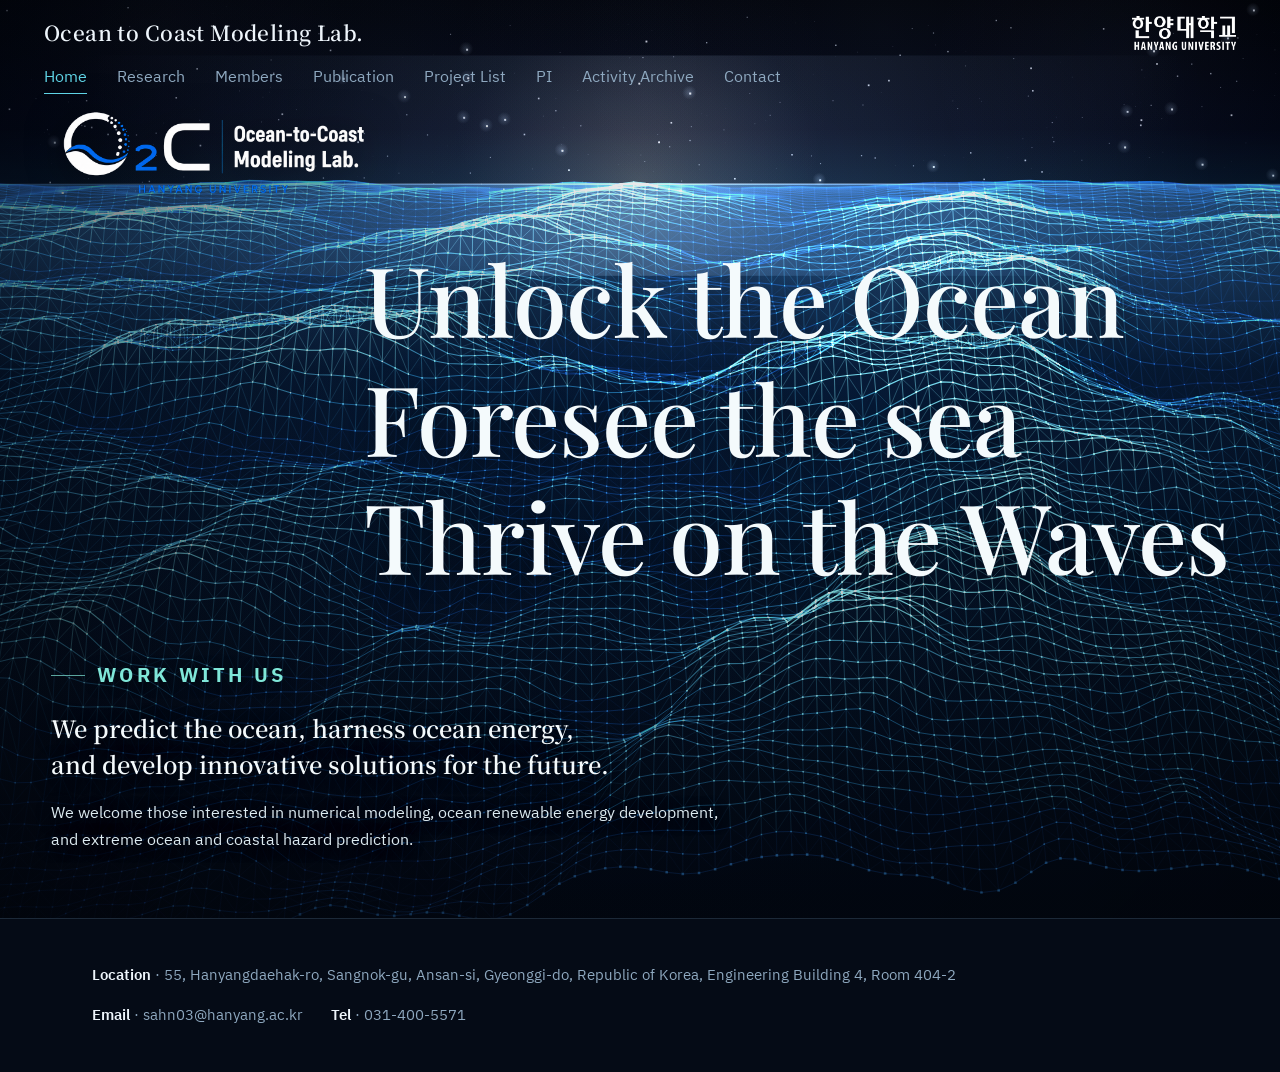
<file: index.html>
<!DOCTYPE html>
<html lang="ko">
<head>
<meta charset="UTF-8">
<meta name="viewport" content="width=device-width, initial-scale=1.0">
<title>연안파랑연구실 · Ocean to Coast Modeling Lab</title>
<link rel="preconnect" href="https://fonts.googleapis.com">
<link rel="preconnect" href="https://fonts.gstatic.com" crossorigin>
<link href="https://fonts.googleapis.com/css2?family=Noto+Serif+KR:wght@200;400;600;700&family=IBM+Plex+Sans+KR:wght@400;500;600&family=Outfit:wght@300;400;500;600&family=Inter:wght@300;400;500;600&family=Space+Grotesk:wght@300;400;500;700&family=Lora:wght@400;500;600;700&family=Playfair+Display:wght@400;500;600;700&family=Cormorant+Garamond:wght@400;500;600;700&display=swap" rel="stylesheet">
<link rel="stylesheet" href="styles.css">
</head>
<body>

<header id="site-header">
  <nav class="wrap">
    <a href="index.html" class="brand"><span class="brand-text">Ocean to Coast Modeling Lab. </span></a>
    <div class="header-right">
      <button type="button" class="nav-toggle" aria-label="Menu" aria-expanded="false" aria-controls="primary-nav"><span></span><span></span><span></span></button>
      <a href="https://www.hanyang.ac.kr/home" target="_blank" rel="noopener noreferrer" class="uni-logo-link" aria-label="한양대학교 홈페이지"><img src="Home/HY_UI.png" alt="Hanyang University" class="uni-logo" width="120" height="36"></a>
    </div>
    <div class="navlinks" id="primary-nav">
      <a href="index.html" class="active">Home</a>
      <a href="research.html">Research</a>
      <a href="members.html">Members</a>
      <a href="publication.html">Publication</a>
      <a href="project-list.html">Project List</a>
      <a href="pi.html">PI</a>
      <a href="activities.html">Activity Archive</a>
      <a href="contact.html">Contact</a>
    </div>
  </nav>
</header>

<main>

  <section class="hero">
    <div class="hero-video">
      <canvas id="hero-waves"
              data-amp="0.55" data-speed="1.65" data-bright="1.0"
              data-spread="2.20" data-wave="1.35" data-horizon="0.2" data-quality="0"></canvas>
    </div>
    <img class="hero-logo" src="Home/LAB_UI.png" alt="연안파랑연구실 로고">
    <!-- <div class="hero-fade"></div> -->
    <div class="hero-inner wrap">
      <!-- <div class="eyebrow-line"><span class="dash"></span>ADCIRC · SWAN · CADMAS-SURF 기반 수치모델링</div> -->
      <h1 class="hero-title">Unlock the Ocean<br>Foresee the sea<br>Thrive on the Waves</h1>
      <!-- <p class="hero-sub">
        파랑과 조석, 해빈 변화의 물리 과정을 수치모델로 재현하고<br>
        위성·부이 관측자료와 비교 검증하며,<br>
        한반도 연안역의 장기적인 변화를 추적합니다.
      </p> -->
      <!-- <div class="hero-meta"> -->
        <!-- <div><span class="num">12</span><span class="lbl">진행 중 연구과제</span></div>
        <div><span class="num">6</span><span class="lbl">연안 관측정점 운용</span></div>
        <!-- <div><span class="num">2015</span><span class="lbl">연구실 설립</span></div> -->
      <!-- </div> -->
    </div>

    <div class="work-with-us">
      <div class="eyebrow-line"><span class="dash"></span>Work With Us</div>
      <p class="lead">We predict the ocean, harness ocean energy,<br>and develop innovative solutions for the future.</p>
      <p class="sub">We welcome those interested in numerical modeling, ocean renewable energy development,<br>and extreme ocean and coastal hazard prediction.</p>
    </div>
  </section>

</main>

<footer class="minimal">
  <div class="wrap footer-minimal spread">
    <div class="addr">
      <span><strong>Location</strong> · 55, Hanyangdaehak-ro, Sangnok-gu, Ansan-si, Gyeonggi-do, Republic of Korea, Engineering Building 4, Room 404-2</span>
    </div>
    <div class="addr">
      <span><strong>Email</strong> · sahn03@hanyang.ac.kr</span>
      <span><strong>Tel</strong> · 031-400-5571</span>
    </div>
  </div>
</footer>

<script src="waves.js"></script>
<script src="nav.js"></script>
</body>
</html>
</file>
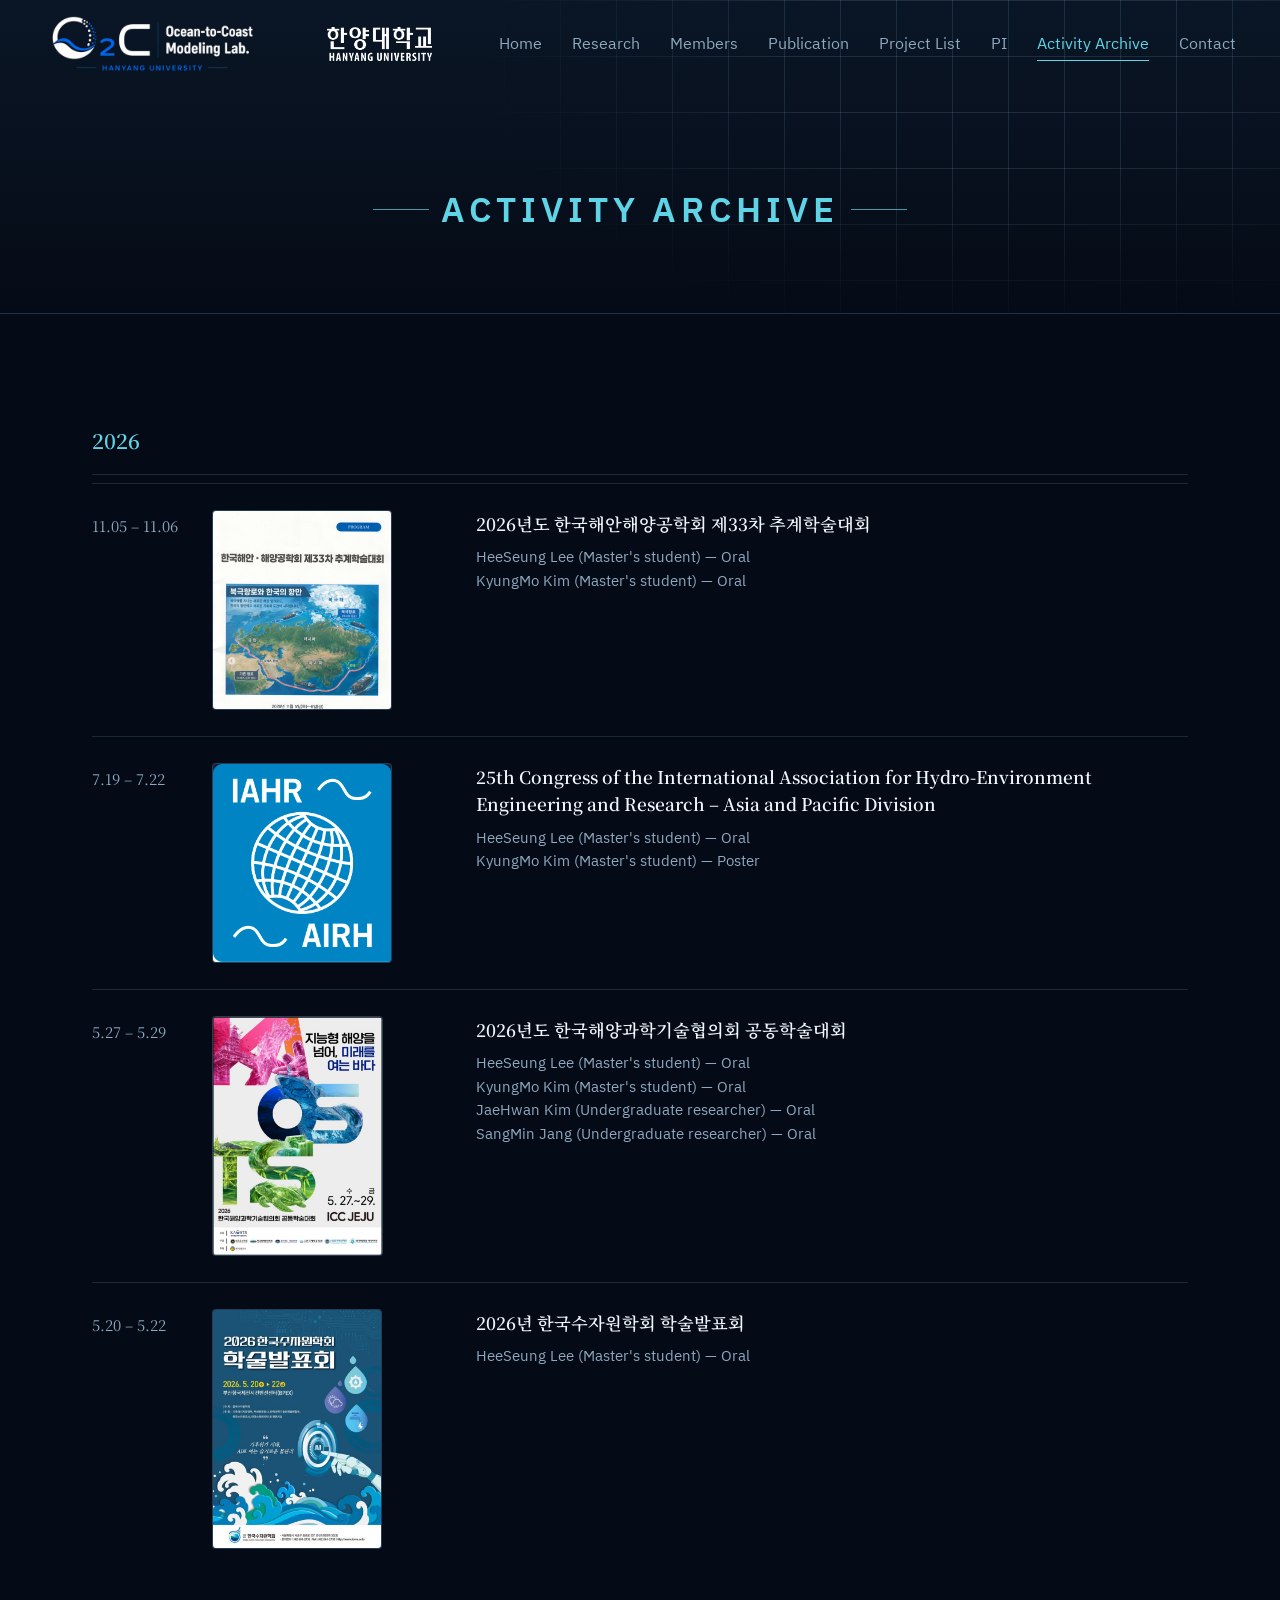
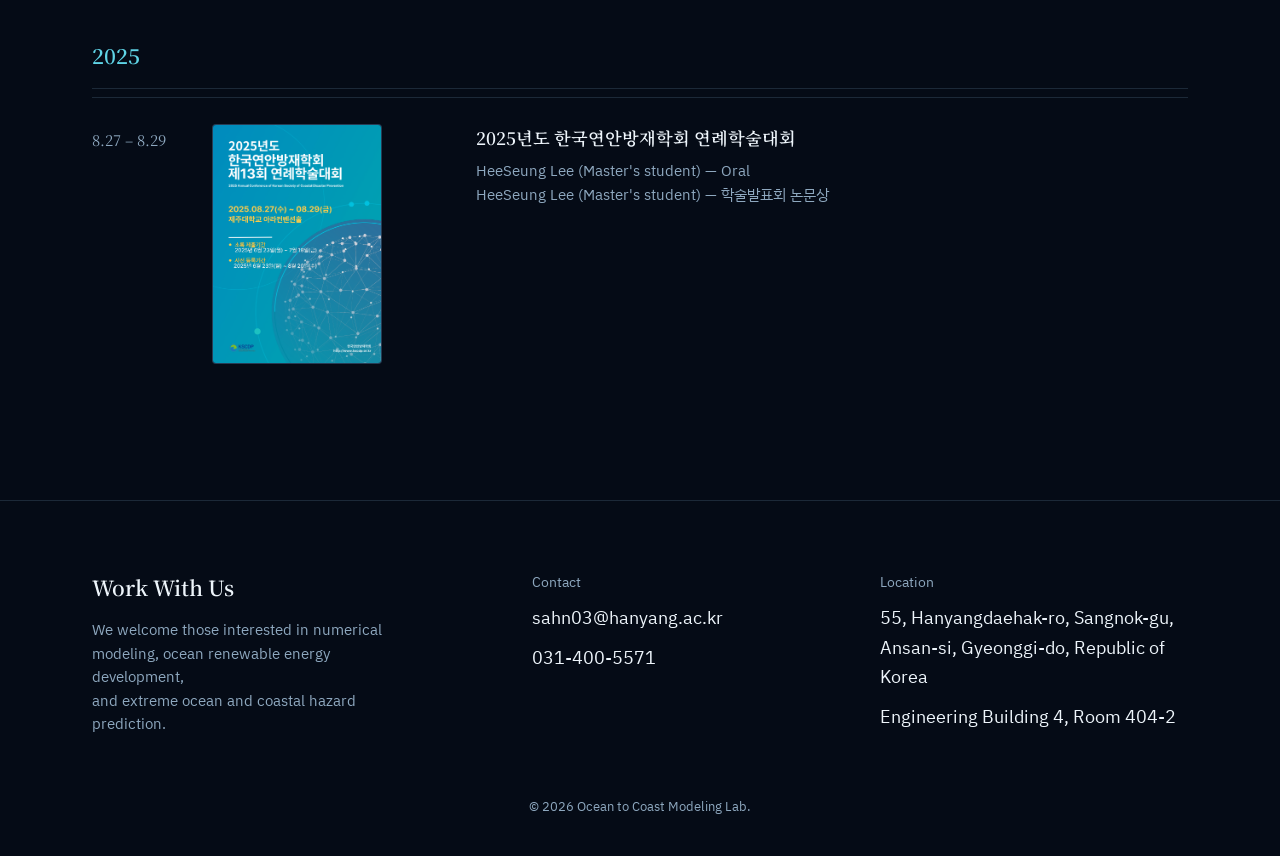
<file: activities.html>
<!DOCTYPE html>
<html lang="ko">
<head>
<meta charset="UTF-8">
<meta name="viewport" content="width=device-width, initial-scale=1.0">
<title>Activity Archive · 연안파랑연구실</title>
<link rel="preconnect" href="https://fonts.googleapis.com">
<link rel="preconnect" href="https://fonts.gstatic.com" crossorigin>
<link href="https://fonts.googleapis.com/css2?family=Noto+Serif+KR:wght@200;400;600;700&family=IBM+Plex+Sans+KR:wght@400;500;600&display=swap" rel="stylesheet">
<link rel="stylesheet" href="styles.css">
</head>
<body>

<header id="site-header">
  <nav class="wrap">
    <a href="index.html" class="brand"><img src="Home/LAB_UI.png" alt="연안파랑연구실 로고" class="brand-logo" width="36" height="36"></a>
    <div class="header-right">
      <button type="button" class="nav-toggle" aria-label="Menu" aria-expanded="false" aria-controls="primary-nav"><span></span><span></span><span></span></button>
      <a href="https://www.hanyang.ac.kr/home" target="_blank" rel="noopener noreferrer" class="uni-logo-link" aria-label="한양대학교 홈페이지"><img src="Home/HY_UI.png" alt="Hanyang University" class="uni-logo" width="120" height="36"></a>
    </div>
    <div class="navlinks" id="primary-nav">
      <a href="index.html">Home</a>
      <a href="research.html">Research</a>
      <a href="members.html">Members</a>
      <a href="publication.html">Publication</a>
      <a href="project-list.html">Project List</a>
      <a href="pi.html">PI</a>
      <a href="activities.html" class="active">Activity Archive</a>
      <a href="contact.html">Contact</a>
    </div>
  </nav>
</header>

<main>

  <section class="page-banner banner-center">
    <div class="wrap">
      <div class="eyebrow-line"><span class="dash"></span>ACTIVITY ARCHIVE</div>
    </div>
  </section>

  <section>
    <div class="wrap">

      <div class="log-group">
        <h2>2026</h2>


       <div class="log-entry">
          <div class="date">11.05 – 11.06</div>
          <img class="photo crop-bottom" src="activities/KSCOE_2026.png" alt="활동 사진" onerror="this.remove()">
          <div>
            <div class="title"> 2026년도 한국해안해양공학회 제33차 추계학술대회</div>
            <div class="desc">HeeSeung Lee (Master's student) — Oral<br>
              KyungMo Kim (Master's student) — Oral</div>
          </div>
        </div>

        <div class="log-entry">
          <div class="date">7.19 – 7.22</div>
          <img class="photo crop-bottom" src="activities/IAHR.png" alt="활동 사진" onerror="this.remove()">
          <div>
            <div class="title">25th Congress of the International Association for Hydro-Environment Engineering and Research – Asia and Pacific Division</div>
            <div class="desc">HeeSeung Lee (Master's student) — Oral<br>
              KyungMo Kim (Master's student) — Poster</div>
          </div>
        </div>

        <div class="log-entry">
          <div class="date">5.27 – 5.29</div>
          <img class="photo" src="activities/KAOST.jpg" alt="활동 사진" onerror="this.remove()">
          <div>
            <div class="title">2026년도 한국해양과학기술협의회 공동학술대회</div>
            <div class="desc">HeeSeung Lee (Master's student) — Oral<br>
              KyungMo Kim (Master's student) — Oral<br>
              JaeHwan Kim (Undergraduate researcher) — Oral<br>
              SangMin Jang (Undergraduate researcher) — Oral</div>
          </div>
        </div>

        <div class="log-entry">
          <div class="date">5.20 – 5.22</div>
          <img class="photo" src="activities/kwra-2026.jpg" alt="활동 사진" onerror="this.remove()">
          <div>
            <div class="title">2026년 한국수자원학회 학술발표회</div>
            <div class="desc">HeeSeung Lee (Master's student) — Oral</div>
          </div>
        </div>

      </div>

      <div class="log-group">
        <h2>2025</h2>

        <div class="log-entry">
          <div class="date">8.27 – 8.29</div>
          <img class="photo" src="activities/kscdp.png" alt="활동 사진" onerror="this.remove()">
          <div>
            <div class="title">2025년도 한국연안방재학회 연례학술대회</div>
            <div class="desc">HeeSeung Lee (Master's student) — Oral<br>
              HeeSeung Lee (Master's student) — 학술발표회 논문상</div>
          </div>
        </div>

      </div>

    </div>
  </section>

</main>

<footer id="contact">
  <div class="wrap">
    <div class="footer-grid">
      <div>
        <h4>Work With Us</h4>
        <p>We welcome those interested in numerical modeling, ocean renewable energy development,<br>and extreme ocean and coastal hazard prediction.</p>
      </div>
      <div class="footer-col">
        <div class="label">Contact</div>
        <div class="val">sahn03@hanyang.ac.kr</div>
        <div class="val">031-400-5571</div>
      </div>
      <div class="footer-col">
        <div class="label">Location</div>
        <div class="val">55, Hanyangdaehak-ro, Sangnok-gu, Ansan-si, Gyeonggi-do, Republic of Korea</div>
        <div class="val">Engineering Building 4, Room 404-2</div>
      </div>
    </div>
    <div class="footer-bottom">
      <span>© 2026 Ocean to Coast Modeling Lab.</span>
    </div>
  </div>
</footer>

<script src="nav.js"></script>
</body>
</html>
</file>
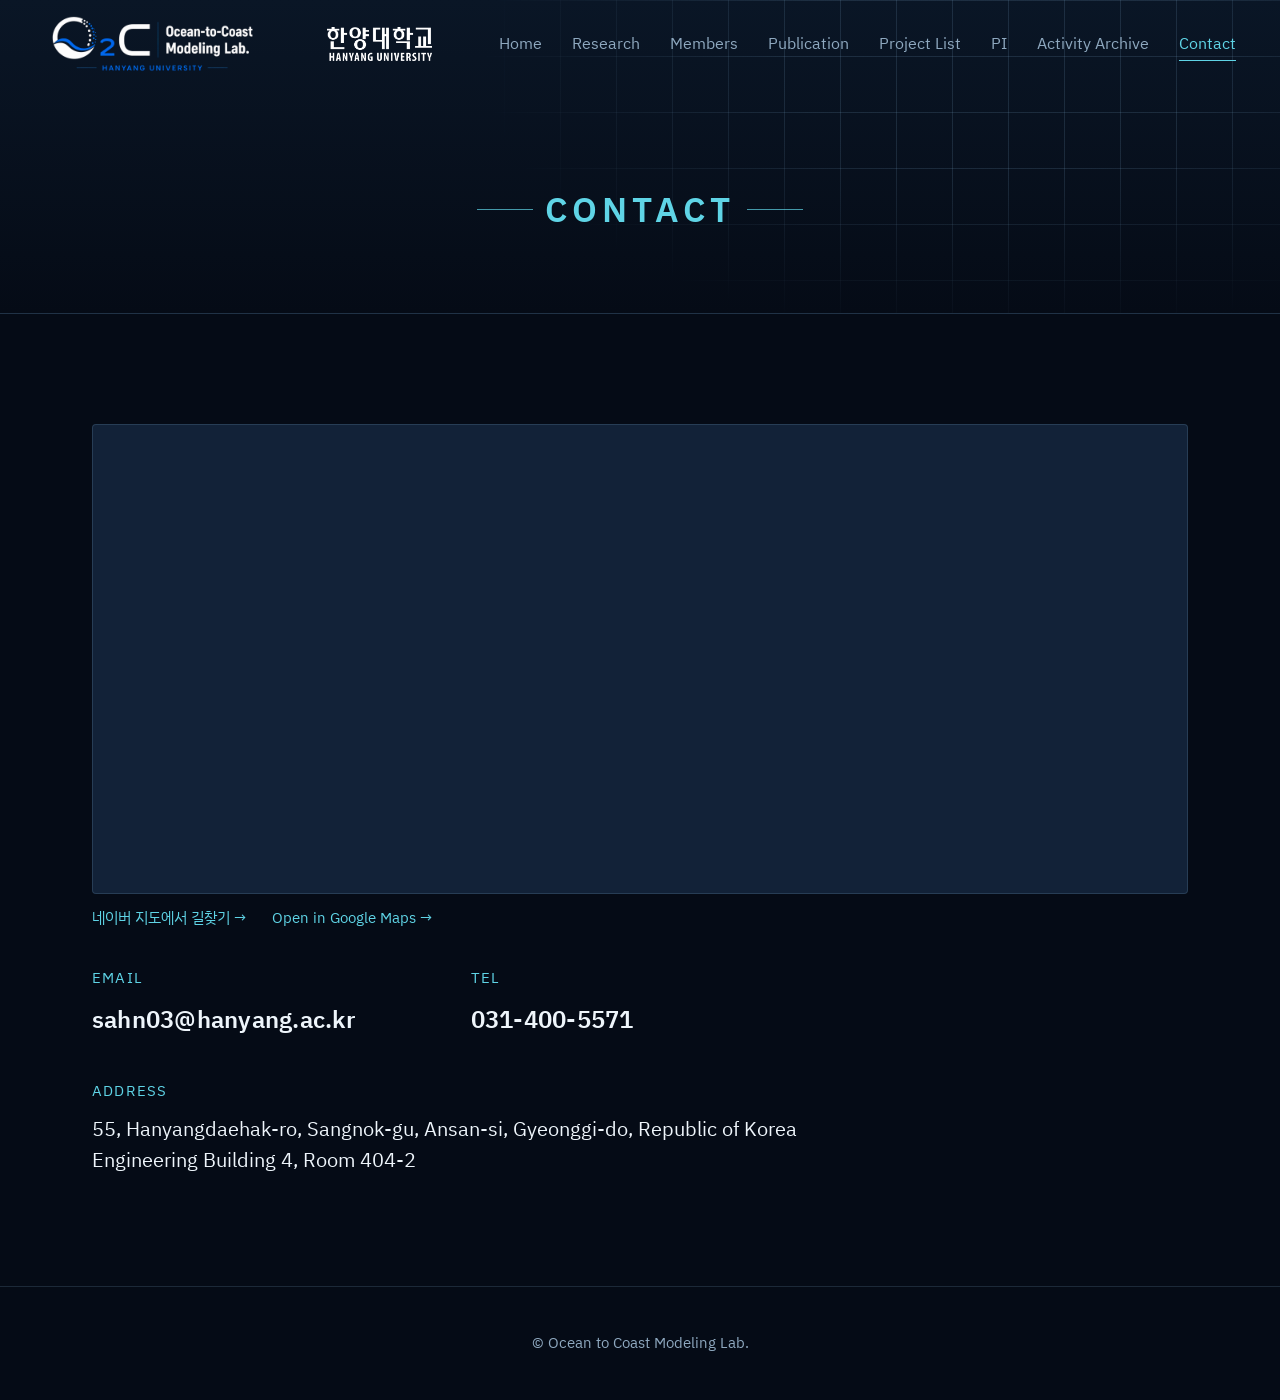
<file: contact.html>
<!DOCTYPE html>
<html lang="ko">
<head>
<meta charset="UTF-8">
<meta name="viewport" content="width=device-width, initial-scale=1.0">
<title>Contact · 연안파랑연구실</title>
<link rel="preconnect" href="https://fonts.googleapis.com">
<link rel="preconnect" href="https://fonts.gstatic.com" crossorigin>
<link href="https://fonts.googleapis.com/css2?family=Noto+Serif+KR:wght@200;400;600;700&family=IBM+Plex+Sans+KR:wght@400;500;600&display=swap" rel="stylesheet">
<link rel="stylesheet" href="styles.css">
</head>
<body>

<header id="site-header">
  <nav class="wrap">
    <a href="index.html" class="brand"><img src="Home/LAB_UI.png" alt="연안파랑연구실 로고" class="brand-logo" width="36" height="36"></a>
    <div class="header-right">
      <button type="button" class="nav-toggle" aria-label="Menu" aria-expanded="false" aria-controls="primary-nav"><span></span><span></span><span></span></button>
      <a href="https://www.hanyang.ac.kr/home" target="_blank" rel="noopener noreferrer" class="uni-logo-link" aria-label="한양대학교 홈페이지"><img src="Home/HY_UI.png" alt="Hanyang University" class="uni-logo" width="120" height="36"></a>
    </div>
    <div class="navlinks" id="primary-nav">
      <a href="index.html">Home</a>
      <a href="research.html">Research</a>
      <a href="members.html">Members</a>
      <a href="publication.html">Publication</a>
      <a href="project-list.html">Project List</a>
      <a href="pi.html">PI</a>
      <a href="activities.html">Activity Archive</a>
      <a href="contact.html" class="active">Contact</a>
    </div>
  </nav>
</header>

<main>

  <section class="page-banner banner-center">
    <div class="wrap">
      <div class="eyebrow-line"><span class="dash"></span>CONTACT</div>
    </div>
  </section>

  <section>
    <div class="wrap">
      <div class="contact-layout">
        <!-- 끌어서 이동·확대가 되는 실제 지도 (Google 지도 임베드, API 키 불필요)
             장소명 대신 좌표로 지정 — 장소 정보 카드(별점·리뷰)가 뜨지 않는다 -->
        <div class="contact-map">
          <iframe
            src="https://www.google.com/maps?q=37.2966682,126.8350067&z=17&hl=en&output=embed"
            title="Hanyang University ERICA, Engineering Building 4"
            loading="lazy"
            referrerpolicy="no-referrer-when-downgrade"
            allowfullscreen></iframe>
        </div>
        <div class="contact-map-links">
          <a href="https://map.naver.com/p/search/%ED%95%9C%EC%96%91%EB%8C%80%ED%95%99%EA%B5%90%204%EA%B3%B5%ED%95%99%EA%B4%80" target="_blank" rel="noopener noreferrer">네이버 지도에서 길찾기 →</a>
          <a href="https://www.google.com/maps/search/?api=1&query=%ED%95%9C%EC%96%91%EB%8C%80%ED%95%99%EA%B5%90+ERICA+%EC%A0%9C4%EA%B3%B5%ED%95%99%EA%B4%80" target="_blank" rel="noopener noreferrer">Open in Google Maps →</a>
        </div>
        <div class="contact-info-row">
          <div class="contact-block contact-key">
            <div class="label">Email</div>
            <div class="val"><a href="mailto:sahn03@hanyang.ac.kr">sahn03@hanyang.ac.kr</a></div>
          </div>
          <div class="contact-block contact-key">
            <div class="label">Tel</div>
            <div class="val"><a href="tel:+82314005571">031-400-5571</a></div>
          </div>
        </div>
        <div class="contact-info-row">
          <div class="contact-block">
            <div class="label">Address</div>
            <div class="val">55, Hanyangdaehak-ro, Sangnok-gu, Ansan-si, Gyeonggi-do, Republic of Korea<br>Engineering Building 4, Room 404-2</div>
          </div>
        </div>
      </div>
    </div>
  </section>

</main>

<footer class="minimal">
  <div class="wrap footer-minimal">
    <span>© Ocean to Coast Modeling Lab.</span>
  </div>
</footer>

<script src="nav.js"></script>
</body>
</html>
</file>
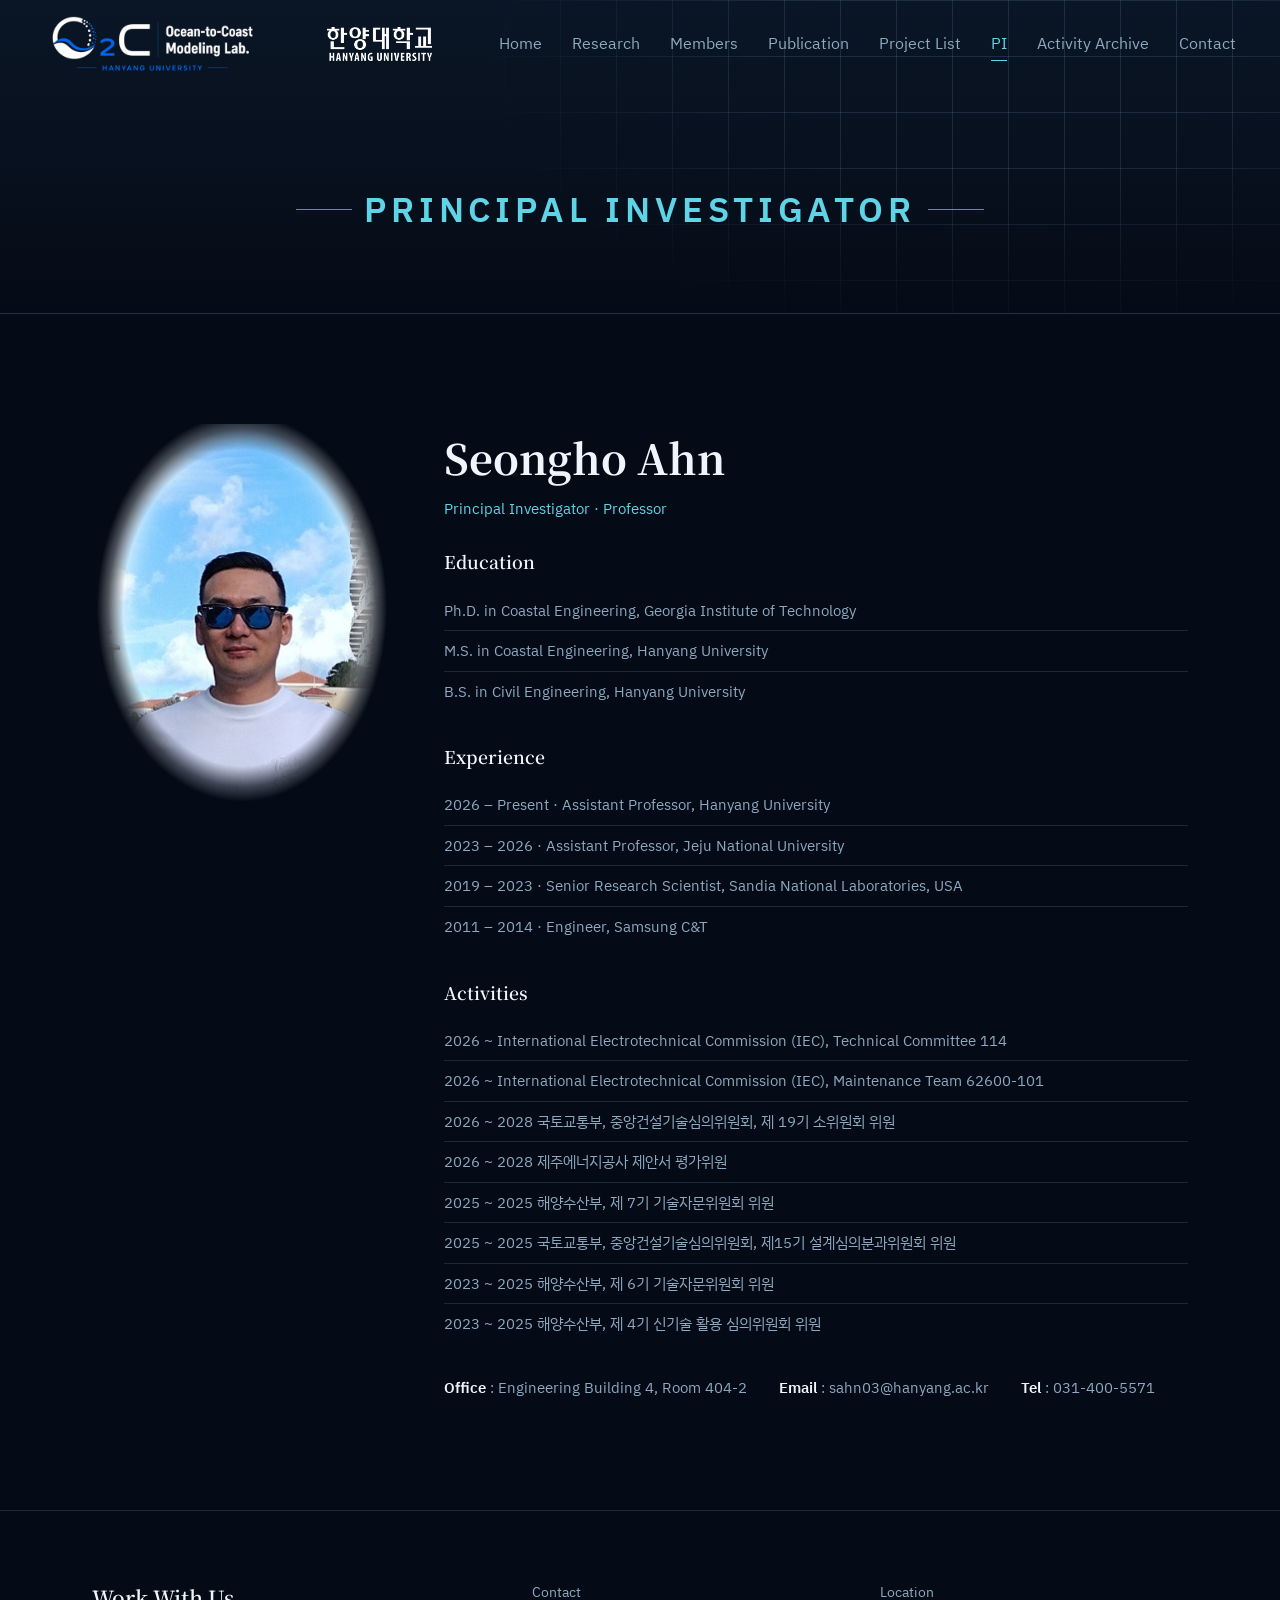
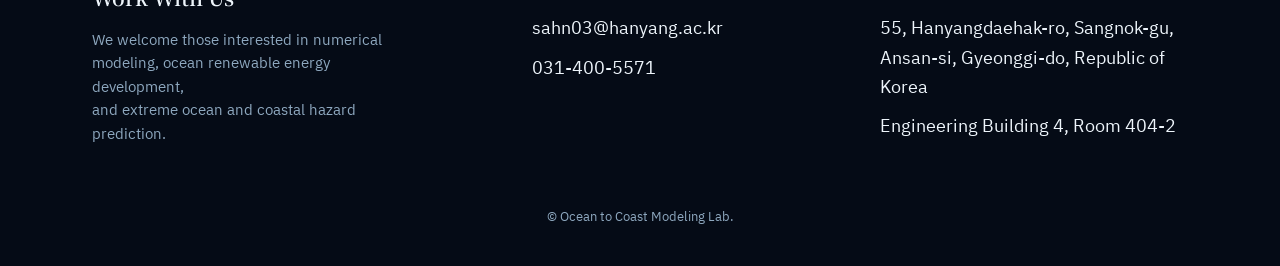
<file: pi.html>
<!DOCTYPE html>
<html lang="ko">
<head>
<meta charset="UTF-8">
<meta name="viewport" content="width=device-width, initial-scale=1.0">
<title>PI · 연안파랑연구실</title>
<link rel="preconnect" href="https://fonts.googleapis.com">
<link rel="preconnect" href="https://fonts.gstatic.com" crossorigin>
<link href="https://fonts.googleapis.com/css2?family=Noto+Serif+KR:wght@200;400;600;700&family=IBM+Plex+Sans+KR:wght@400;500;600&display=swap" rel="stylesheet">
<link rel="stylesheet" href="styles.css">
</head>
<body>

<header id="site-header">
  <nav class="wrap">
    <a href="index.html" class="brand"><img src="Home/LAB_UI.png" alt="연안파랑연구실 로고" class="brand-logo" width="36" height="36"></a>
    <div class="header-right">
      <button type="button" class="nav-toggle" aria-label="Menu" aria-expanded="false" aria-controls="primary-nav"><span></span><span></span><span></span></button>
      <a href="https://www.hanyang.ac.kr/home" target="_blank" rel="noopener noreferrer" class="uni-logo-link" aria-label="한양대학교 홈페이지"><img src="Home/HY_UI.png" alt="Hanyang University" class="uni-logo" width="120" height="36"></a>
    </div>
    <div class="navlinks" id="primary-nav">
      <a href="index.html">Home</a>
      <a href="research.html">Research</a>
      <a href="members.html">Members</a>
      <a href="publication.html">Publication</a>
      <a href="project-list.html">Project List</a>
      <a href="pi.html" class="active">PI</a>
      <a href="activities.html">Activity Archive</a>
      <a href="contact.html">Contact</a>
    </div>
  </nav>
</header>

<main>

  <section class="page-banner banner-center">
    <div class="wrap">
      <div class="eyebrow-line"><span class="dash"></span>PRINCIPAL INVESTIGATOR</div>
    </div>
  </section>

  <section>
    <div class="wrap">
      <div class="pi-layout">
        <div class="pi-photo">
          <img src="members/교수님.jpg" alt="Seongho Ahn" onerror="this.remove()">
        </div>
        <div class="pi-body">
          <h1>Seongho Ahn</h1>
          <div class="role">Principal Investigator · Professor</div>

          <div class="pi-block">
            <h3>Education</h3>
            <ul>
              <li>Ph.D. in Coastal Engineering, Georgia Institute of Technology</li>
              <li>M.S. in Coastal Engineering, Hanyang University</li>
              <li>B.S. in Civil Engineering, Hanyang University</li>
            </ul>
          </div>

          <div class="pi-block">
            <h3>Experience</h3>
            <ul>
              <li>2026 – Present · Assistant Professor, Hanyang University</li>
              <li>2023 – 2026 · Assistant Professor, Jeju National University</li>
              <li>2019 – 2023 · Senior Research Scientist, Sandia National Laboratories, USA</li>
              <li>2011 – 2014 · Engineer, Samsung C&amp;T</li>
            </ul>
          </div>

          <div class="pi-block">
            <h3>Activities</h3>
            <ul>
              <li>2026 ~ International Electrotechnical Commission (IEC), Technical Committee 114</li>
              <li>2026 ~ International Electrotechnical Commission (IEC), Maintenance Team 62600-101</li>
              <li>2026 ~ 2028 국토교통부, 중앙건설기술심의위원회, 제 19기 소위원회 위원</li>
              <li>2026 ~ 2028 제주에너지공사 제안서 평가위원</li>
              <li>2025 ~ 2025 해양수산부, 제 7기 기술자문위원회 위원</li>
              <li>2025 ~ 2025 국토교통부, 중앙건설기술심의위원회, 제15기 설계심의분과위원회 위원</li>
              <li>2023 ~ 2025 해양수산부, 제 6기 기술자문위원회 위원</li>
              <li>2023 ~ 2025 해양수산부, 제 4기 신기술 활용 심의위원회 위원</li>
            </ul>
          </div>

          <div class="pi-contact">
            <div><strong>Office</strong> : Engineering Building 4, Room 404-2</div>
            <div><strong>Email</strong> : sahn03@hanyang.ac.kr</div>
            <div><strong>Tel</strong> : 031-400-5571</div>
          </div>
        </div>
      </div>
    </div>
  </section>

</main>

<footer id="contact">
  <div class="wrap">
    <div class="footer-grid">
      <div>
        <h4>Work With Us</h4>
        <p>We welcome those interested in numerical modeling, ocean renewable energy development,<br>and extreme ocean and coastal hazard prediction.</p>
      </div>
      <div class="footer-col">
        <div class="label">Contact</div>
        <div class="val">sahn03@hanyang.ac.kr</div>
        <div class="val">031-400-5571</div>
      </div>
      <div class="footer-col">
        <div class="label">Location</div>
        <div class="val">55, Hanyangdaehak-ro, Sangnok-gu, Ansan-si, Gyeonggi-do, Republic of Korea</div>
        <div class="val">Engineering Building 4, Room 404-2</div>
      </div>
    </div>
    <div class="footer-bottom">
      <span>© Ocean to Coast Modeling Lab.</span>
    </div>
  </div>
</footer>

<script src="nav.js"></script>
</body>
</html>
</file>
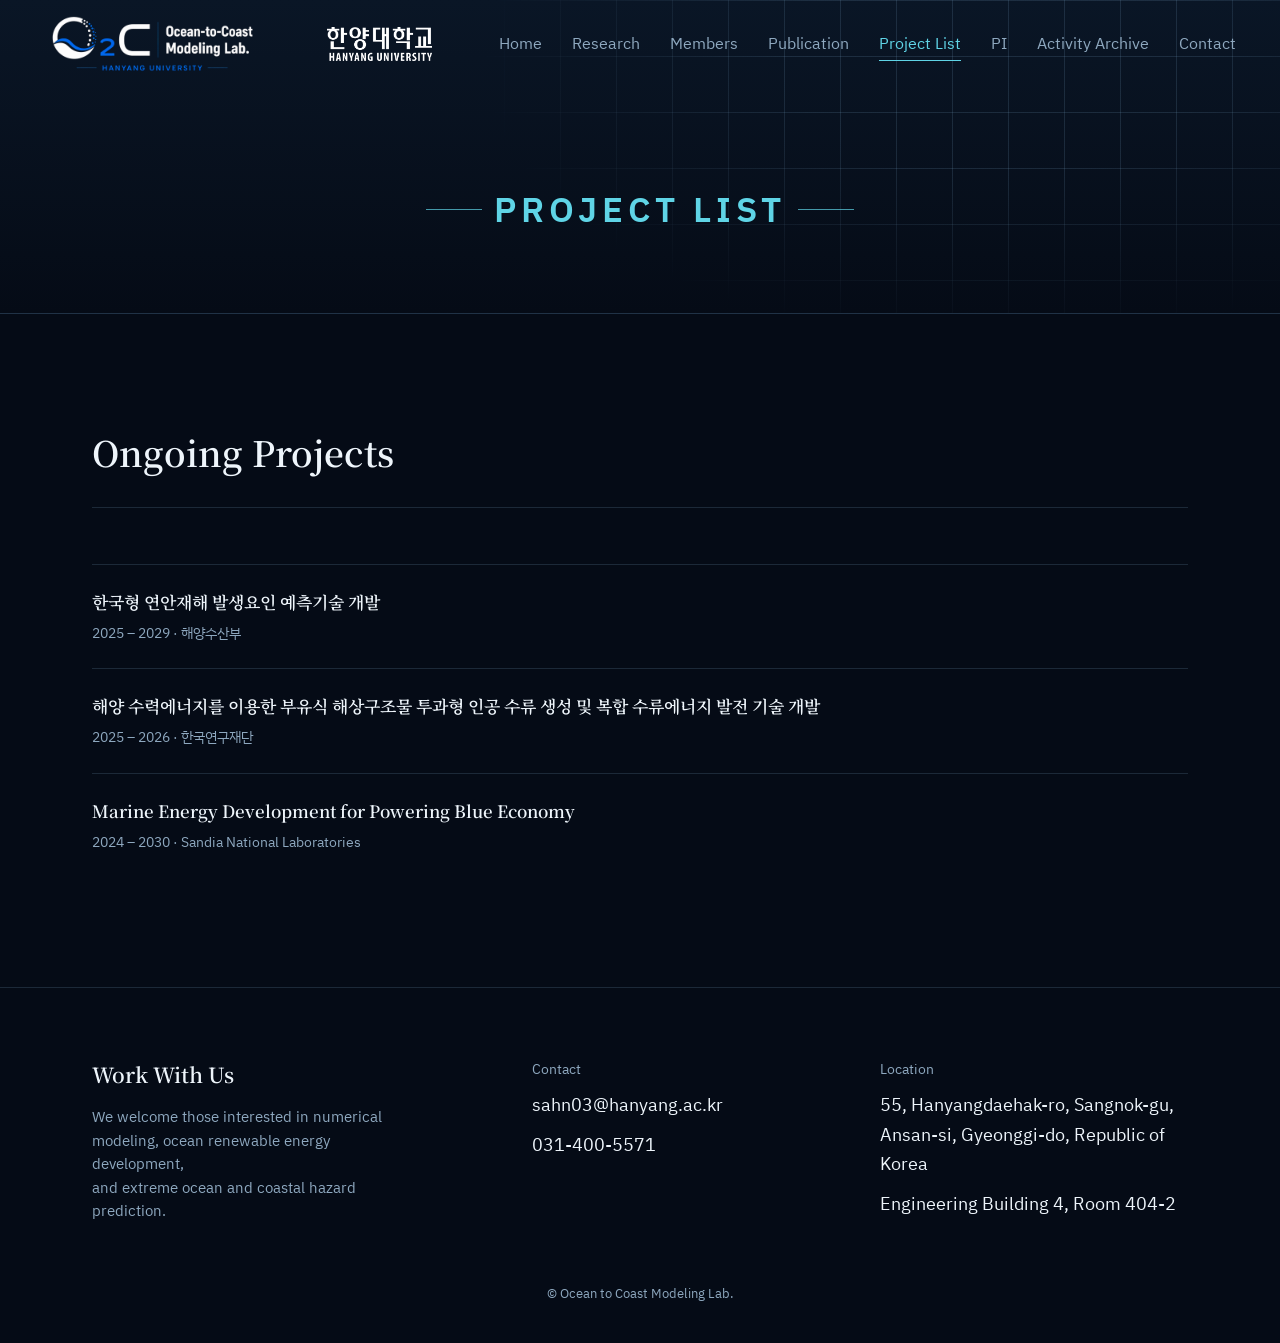
<file: project-list.html>
<!DOCTYPE html>
<html lang="ko">
<head>
<meta charset="UTF-8">
<meta name="viewport" content="width=device-width, initial-scale=1.0">
<title>Project List · 연안파랑연구실</title>
<link rel="preconnect" href="https://fonts.googleapis.com">
<link rel="preconnect" href="https://fonts.gstatic.com" crossorigin>
<link href="https://fonts.googleapis.com/css2?family=Noto+Serif+KR:wght@200;400;600;700&family=IBM+Plex+Sans+KR:wght@400;500;600&display=swap" rel="stylesheet">
<link rel="stylesheet" href="styles.css">
</head>
<body>

<header id="site-header">
  <nav class="wrap">
    <a href="index.html" class="brand"><img src="Home/LAB_UI.png" alt="연안파랑연구실 로고" class="brand-logo" width="36" height="36"></a>
    <div class="header-right">
      <button type="button" class="nav-toggle" aria-label="Menu" aria-expanded="false" aria-controls="primary-nav"><span></span><span></span><span></span></button>
      <a href="https://www.hanyang.ac.kr/home" target="_blank" rel="noopener noreferrer" class="uni-logo-link" aria-label="한양대학교 홈페이지"><img src="Home/HY_UI.png" alt="Hanyang University" class="uni-logo" width="120" height="36"></a>
    </div>
    <div class="navlinks" id="primary-nav">
      <a href="index.html">Home</a>
      <a href="research.html">Research</a>
      <a href="members.html">Members</a>
      <a href="publication.html">Publication</a>
      <a href="project-list.html" class="active">Project List</a>
      <a href="pi.html">PI</a>
      <a href="activities.html">Activity Archive</a>
      <a href="contact.html">Contact</a>
    </div>
  </nav>
</header>

<main>

  <section class="page-banner banner-center">
    <div class="wrap">
      <div class="eyebrow-line"><span class="dash"></span>PROJECT LIST</div>
    </div>
  </section>

  <section>
    <div class="wrap">

      <div class="section-head">
        <h2>Ongoing Projects</h2>
      </div>

      <div class="pub-group">

        <div class="pub-entry">
          <div class="title">한국형 연안재해 발생요인 예측기술 개발</div>
          <div class="meta">2025 – 2029 · 해양수산부</div>
        </div>

        <div class="pub-entry">
          <div class="title">해양 수력에너지를 이용한 부유식 해상구조물 투과형 인공 수류 생성 및 복합 수류에너지 발전 기술 개발</div>
          <div class="meta">2025 – 2026 · 한국연구재단</div>
        </div>

        <div class="pub-entry">
          <div class="title">Marine Energy Development for Powering Blue Economy</div>
          <div class="meta">2024 – 2030 · Sandia National Laboratories</div>
        </div>

      </div>

    </div>
  </section>

</main>

<footer id="contact">
  <div class="wrap">
    <div class="footer-grid">
      <div>
        <h4>Work With Us</h4>
        <p>We welcome those interested in numerical modeling, ocean renewable energy development,<br>and extreme ocean and coastal hazard prediction.</p>
      </div>
      <div class="footer-col">
        <div class="label">Contact</div>
        <div class="val">sahn03@hanyang.ac.kr</div>
        <div class="val">031-400-5571</div>
      </div>
      <div class="footer-col">
        <div class="label">Location</div>
        <div class="val">55, Hanyangdaehak-ro, Sangnok-gu, Ansan-si, Gyeonggi-do, Republic of Korea</div>
        <div class="val">Engineering Building 4, Room 404-2</div>
      </div>
    </div>
    <div class="footer-bottom">
      <span>© Ocean to Coast Modeling Lab.</span>
    </div>
  </div>
</footer>

<script src="nav.js"></script>
</body>
</html>
</file>
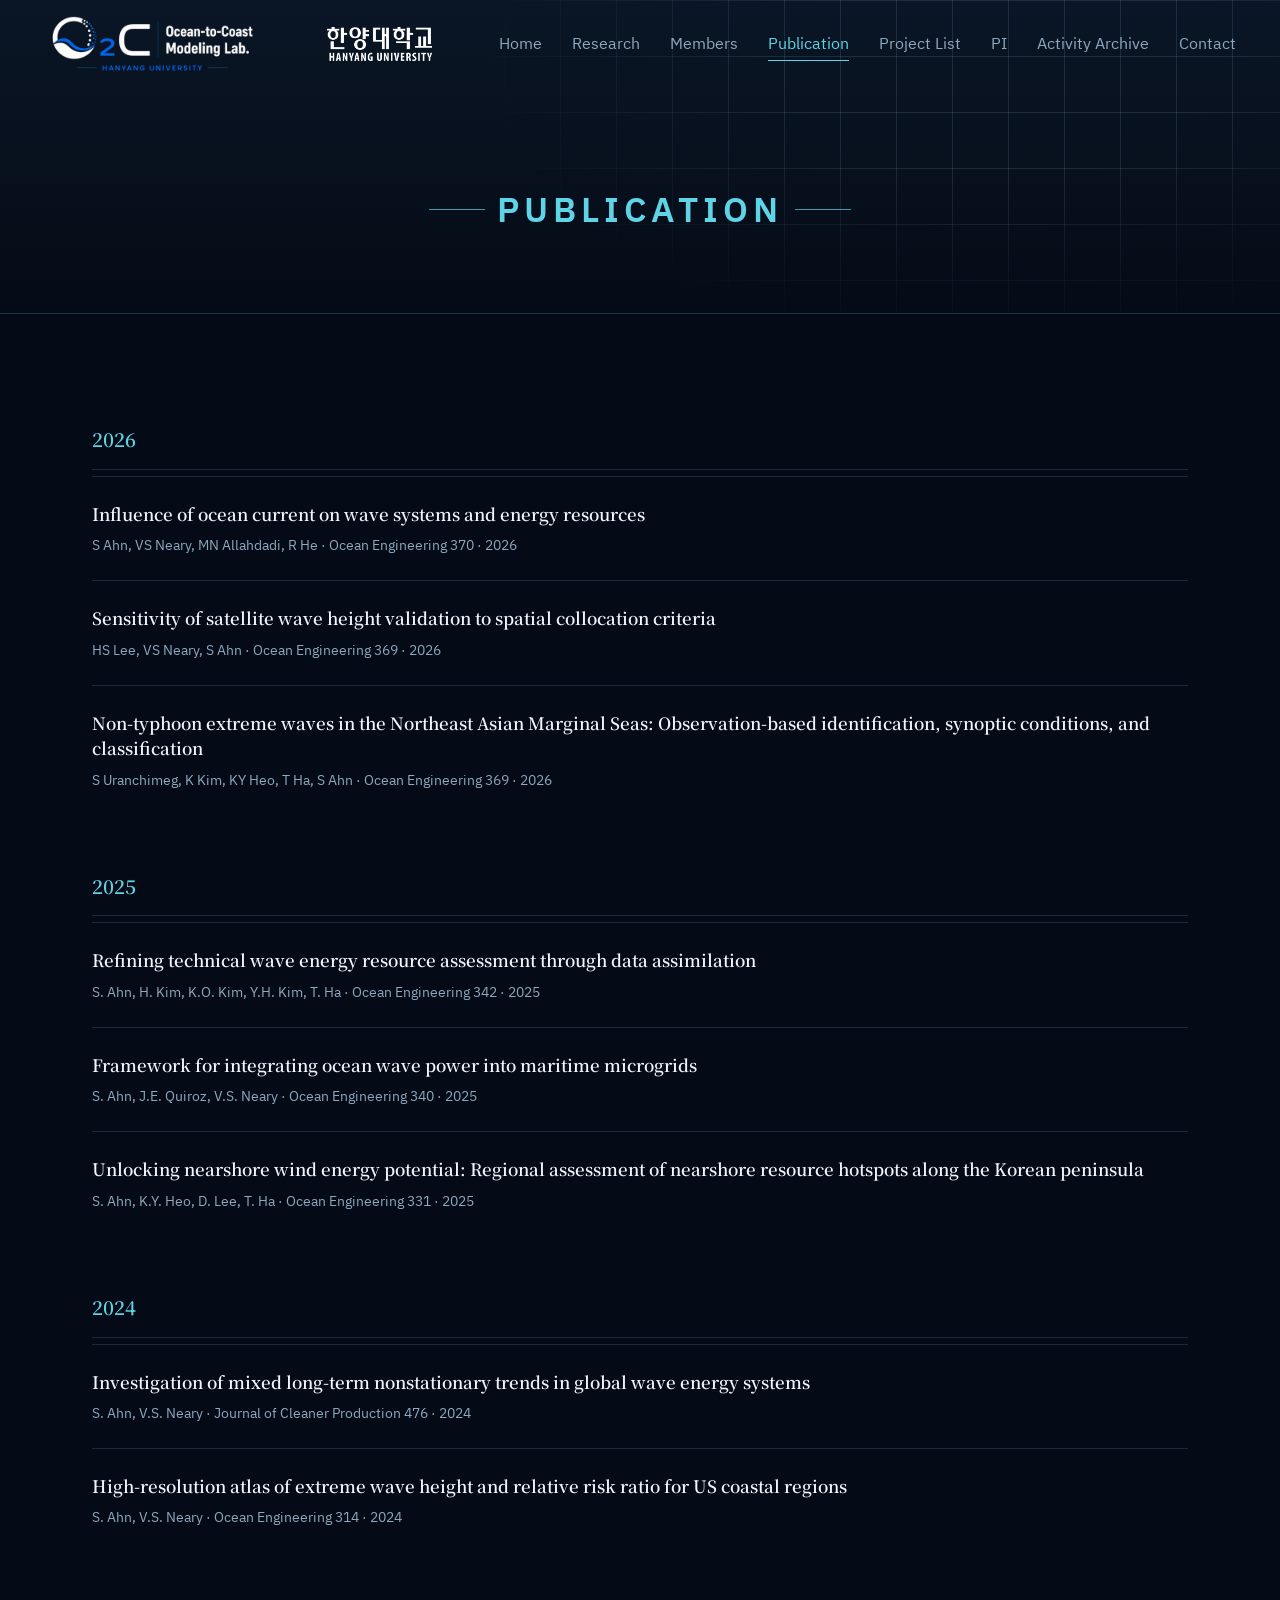
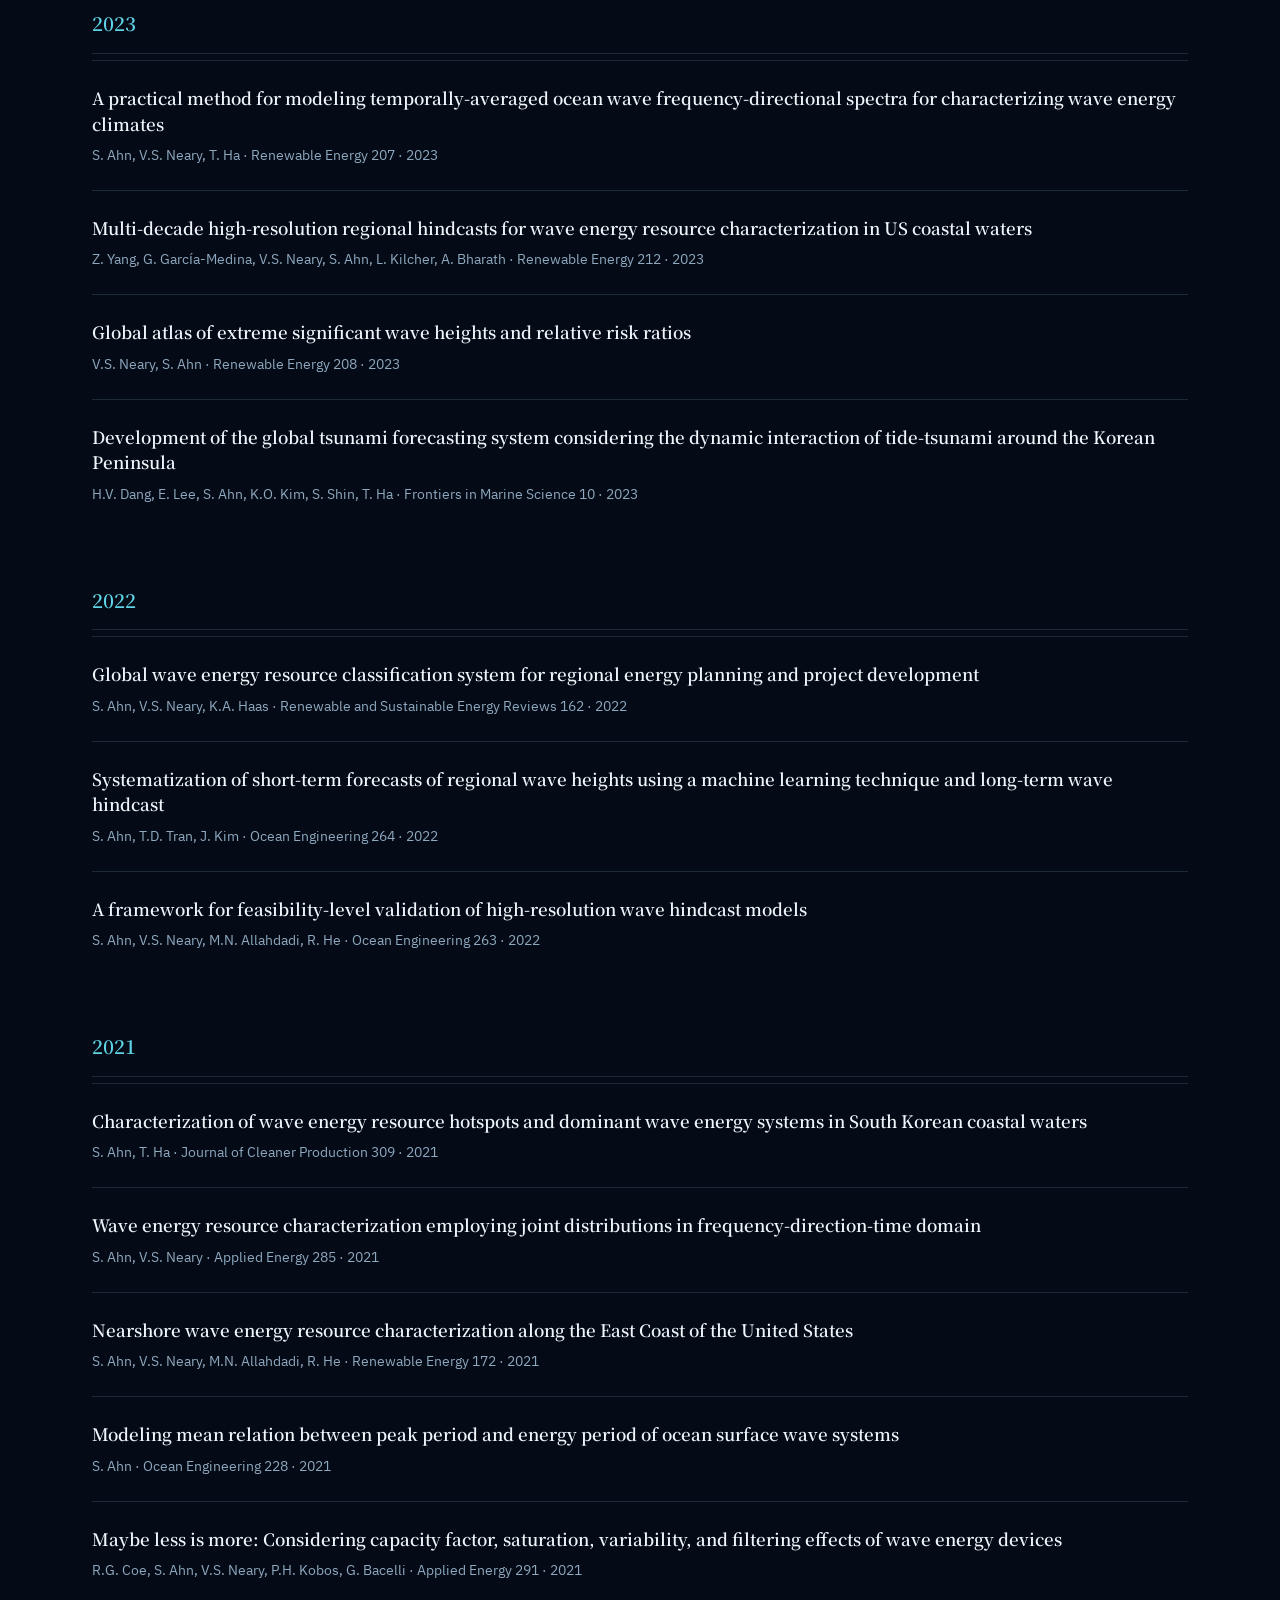
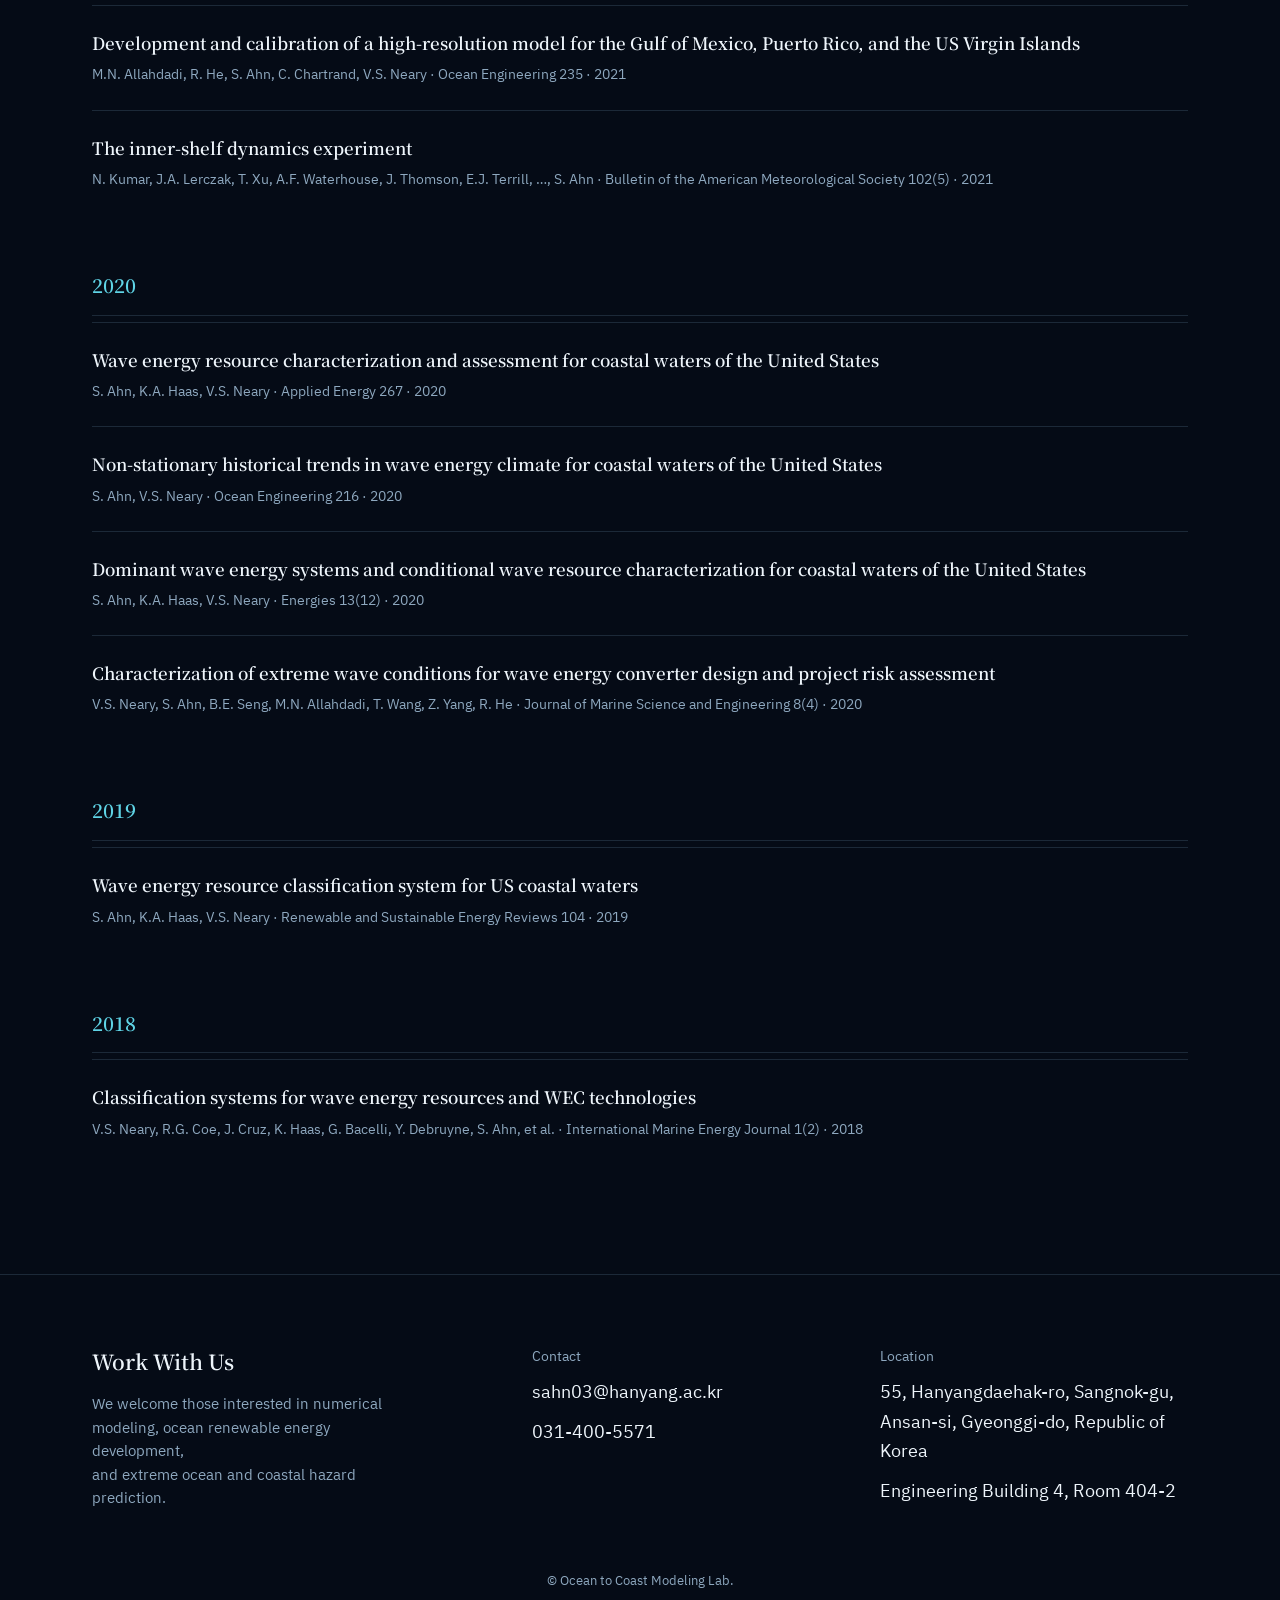
<file: publication.html>
<!DOCTYPE html>
<html lang="ko">
<head>
<meta charset="UTF-8">
<meta name="viewport" content="width=device-width, initial-scale=1.0">
<title>Publication · 연안파랑연구실</title>
<link rel="preconnect" href="https://fonts.googleapis.com">
<link rel="preconnect" href="https://fonts.gstatic.com" crossorigin>
<link href="https://fonts.googleapis.com/css2?family=Noto+Serif+KR:wght@200;400;600;700&family=IBM+Plex+Sans+KR:wght@400;500;600&display=swap" rel="stylesheet">
<link rel="stylesheet" href="styles.css">
</head>
<body>

<header id="site-header">
  <nav class="wrap">
    <a href="index.html" class="brand"><img src="Home/LAB_UI.png" alt="연안파랑연구실 로고" class="brand-logo" width="36" height="36"></a>
    <div class="header-right">
      <button type="button" class="nav-toggle" aria-label="Menu" aria-expanded="false" aria-controls="primary-nav"><span></span><span></span><span></span></button>
      <a href="https://www.hanyang.ac.kr/home" target="_blank" rel="noopener noreferrer" class="uni-logo-link" aria-label="한양대학교 홈페이지"><img src="Home/HY_UI.png" alt="Hanyang University" class="uni-logo" width="120" height="36"></a>
    </div>
    <div class="navlinks" id="primary-nav">
      <a href="index.html">Home</a>
      <a href="research.html">Research</a>
      <a href="members.html">Members</a>
      <a href="publication.html" class="active">Publication</a>
      <a href="project-list.html">Project List</a>
      <a href="pi.html">PI</a>
      <a href="activities.html">Activity Archive</a>
      <a href="contact.html">Contact</a>
    </div>
  </nav>
</header>

<main>

  <section class="page-banner banner-center">
    <div class="wrap">
      <div class="eyebrow-line"><span class="dash"></span>PUBLICATION</div>
    </div>
  </section>

  <section>
    <div class="wrap">

      <div class="pub-group">
        <div class="pub-year">2026</div>

        <div class="pub-entry">
          <div class="title">Influence of ocean current on wave systems and energy resources</div>
          <div class="meta">S Ahn, VS Neary, MN Allahdadi, R He · Ocean Engineering 370 · 2026</div>
        </div>

        <div class="pub-entry">
          <div class="title">Sensitivity of satellite wave height validation to spatial collocation criteria</div>
          <div class="meta">HS Lee, VS Neary, S Ahn · Ocean Engineering 369 · 2026</div>
        </div>

        <div class="pub-entry">
          <div class="title">Non-typhoon extreme waves in the Northeast Asian Marginal Seas: Observation-based identification, synoptic conditions, and classification</div>
          <div class="meta">S Uranchimeg, K Kim, KY Heo, T Ha, S Ahn · Ocean Engineering 369 · 2026</div>
        </div>
      </div>


      
      <div class="pub-group">
        <div class="pub-year">2025</div>

        <div class="pub-entry">
          <div class="title">Refining technical wave energy resource assessment through data assimilation</div>
          <div class="meta">S. Ahn, H. Kim, K.O. Kim, Y.H. Kim, T. Ha · Ocean Engineering 342 · 2025</div>
        </div>

        <div class="pub-entry">
          <div class="title">Framework for integrating ocean wave power into maritime microgrids</div>
          <div class="meta">S. Ahn, J.E. Quiroz, V.S. Neary · Ocean Engineering 340 · 2025</div>
        </div>

        <div class="pub-entry">
          <div class="title">Unlocking nearshore wind energy potential: Regional assessment of nearshore resource hotspots along the Korean peninsula</div>
          <div class="meta">S. Ahn, K.Y. Heo, D. Lee, T. Ha · Ocean Engineering 331 · 2025</div>
        </div>
      </div>

      <div class="pub-group">
        <div class="pub-year">2024</div>

        <div class="pub-entry">
          <div class="title">Investigation of mixed long-term nonstationary trends in global wave energy systems</div>
          <div class="meta">S. Ahn, V.S. Neary · Journal of Cleaner Production 476 · 2024</div>
        </div>

        <div class="pub-entry">
          <div class="title">High-resolution atlas of extreme wave height and relative risk ratio for US coastal regions</div>
          <div class="meta">S. Ahn, V.S. Neary · Ocean Engineering 314 · 2024</div>
        </div>
      </div>

      <div class="pub-group">
        <div class="pub-year">2023</div>

        <div class="pub-entry">
          <div class="title">A practical method for modeling temporally-averaged ocean wave frequency-directional spectra for characterizing wave energy climates</div>
          <div class="meta">S. Ahn, V.S. Neary, T. Ha · Renewable Energy 207 · 2023</div>
        </div>

        <div class="pub-entry">
          <div class="title">Multi-decade high-resolution regional hindcasts for wave energy resource characterization in US coastal waters</div>
          <div class="meta">Z. Yang, G. García-Medina, V.S. Neary, S. Ahn, L. Kilcher, A. Bharath · Renewable Energy 212 · 2023</div>
        </div>

        <div class="pub-entry">
          <div class="title">Global atlas of extreme significant wave heights and relative risk ratios</div>
          <div class="meta">V.S. Neary, S. Ahn · Renewable Energy 208 · 2023</div>
        </div>

        <div class="pub-entry">
          <div class="title">Development of the global tsunami forecasting system considering the dynamic interaction of tide-tsunami around the Korean Peninsula</div>
          <div class="meta">H.V. Dang, E. Lee, S. Ahn, K.O. Kim, S. Shin, T. Ha · Frontiers in Marine Science 10 · 2023</div>
        </div>
      </div>

      <div class="pub-group">
        <div class="pub-year">2022</div>

        <div class="pub-entry">
          <div class="title">Global wave energy resource classification system for regional energy planning and project development</div>
          <div class="meta">S. Ahn, V.S. Neary, K.A. Haas · Renewable and Sustainable Energy Reviews 162 · 2022</div>
        </div>

        <div class="pub-entry">
          <div class="title">Systematization of short-term forecasts of regional wave heights using a machine learning technique and long-term wave hindcast</div>
          <div class="meta">S. Ahn, T.D. Tran, J. Kim · Ocean Engineering 264 · 2022</div>
        </div>

        <div class="pub-entry">
          <div class="title">A framework for feasibility-level validation of high-resolution wave hindcast models</div>
          <div class="meta">S. Ahn, V.S. Neary, M.N. Allahdadi, R. He · Ocean Engineering 263 · 2022</div>
        </div>

      </div>

      <div class="pub-group">
        <div class="pub-year">2021</div>

        <div class="pub-entry">
          <div class="title">Characterization of wave energy resource hotspots and dominant wave energy systems in South Korean coastal waters</div>
          <div class="meta">S. Ahn, T. Ha · Journal of Cleaner Production 309 · 2021</div>
        </div>

        <div class="pub-entry">
          <div class="title">Wave energy resource characterization employing joint distributions in frequency-direction-time domain</div>
          <div class="meta">S. Ahn, V.S. Neary · Applied Energy 285 · 2021</div>
        </div>

        <div class="pub-entry">
          <div class="title">Nearshore wave energy resource characterization along the East Coast of the United States</div>
          <div class="meta">S. Ahn, V.S. Neary, M.N. Allahdadi, R. He · Renewable Energy 172 · 2021</div>
        </div>

        <div class="pub-entry">
          <div class="title">Modeling mean relation between peak period and energy period of ocean surface wave systems</div>
          <div class="meta">S. Ahn · Ocean Engineering 228 · 2021</div>
        </div>

        <div class="pub-entry">
          <div class="title">Maybe less is more: Considering capacity factor, saturation, variability, and filtering effects of wave energy devices</div>
          <div class="meta">R.G. Coe, S. Ahn, V.S. Neary, P.H. Kobos, G. Bacelli · Applied Energy 291 · 2021</div>
        </div>

        <div class="pub-entry">
          <div class="title">Development and calibration of a high-resolution model for the Gulf of Mexico, Puerto Rico, and the US Virgin Islands</div>
          <div class="meta">M.N. Allahdadi, R. He, S. Ahn, C. Chartrand, V.S. Neary · Ocean Engineering 235 · 2021</div>
        </div>

        <div class="pub-entry">
          <div class="title">The inner-shelf dynamics experiment</div>
          <div class="meta">N. Kumar, J.A. Lerczak, T. Xu, A.F. Waterhouse, J. Thomson, E.J. Terrill, …, S. Ahn · Bulletin of the American Meteorological Society 102(5) · 2021</div>
        </div>
      </div>

      <div class="pub-group">
        <div class="pub-year">2020</div>

        <div class="pub-entry">
          <div class="title">Wave energy resource characterization and assessment for coastal waters of the United States</div>
          <div class="meta">S. Ahn, K.A. Haas, V.S. Neary · Applied Energy 267 · 2020</div>
        </div>

        <div class="pub-entry">
          <div class="title">Non-stationary historical trends in wave energy climate for coastal waters of the United States</div>
          <div class="meta">S. Ahn, V.S. Neary · Ocean Engineering 216 · 2020</div>
        </div>

        <div class="pub-entry">
          <div class="title">Dominant wave energy systems and conditional wave resource characterization for coastal waters of the United States</div>
          <div class="meta">S. Ahn, K.A. Haas, V.S. Neary · Energies 13(12) · 2020</div>
        </div>

        <div class="pub-entry">
          <div class="title">Characterization of extreme wave conditions for wave energy converter design and project risk assessment</div>
          <div class="meta">V.S. Neary, S. Ahn, B.E. Seng, M.N. Allahdadi, T. Wang, Z. Yang, R. He · Journal of Marine Science and Engineering 8(4) · 2020</div>
        </div>
      </div>

      <div class="pub-group">
        <div class="pub-year">2019</div>

        <div class="pub-entry">
          <div class="title">Wave energy resource classification system for US coastal waters</div>
          <div class="meta">S. Ahn, K.A. Haas, V.S. Neary · Renewable and Sustainable Energy Reviews 104 · 2019</div>
        </div>
      </div>

      <div class="pub-group">
        <div class="pub-year">2018</div>

        <div class="pub-entry">
          <div class="title">Classification systems for wave energy resources and WEC technologies</div>
          <div class="meta">V.S. Neary, R.G. Coe, J. Cruz, K. Haas, G. Bacelli, Y. Debruyne, S. Ahn, et al. · International Marine Energy Journal 1(2) · 2018</div>
        </div>
      </div>

    </div>
  </section>

</main>

<footer id="contact">
  <div class="wrap">
    <div class="footer-grid">
      <div>
        <h4>Work With Us</h4>
        <p>We welcome those interested in numerical modeling, ocean renewable energy development,<br>and extreme ocean and coastal hazard prediction.</p>
      </div>
      <div class="footer-col">
        <div class="label">Contact</div>
        <div class="val">sahn03@hanyang.ac.kr</div>
        <div class="val">031-400-5571</div>
      </div>
      <div class="footer-col">
        <div class="label">Location</div>
        <div class="val">55, Hanyangdaehak-ro, Sangnok-gu, Ansan-si, Gyeonggi-do, Republic of Korea</div>
        <div class="val">Engineering Building 4, Room 404-2</div>
      </div>
    </div>
    <div class="footer-bottom">
      <span>© Ocean to Coast Modeling Lab.</span>
    </div>
  </div>
</footer>

<script src="nav.js"></script>
</body>
</html>
</file>
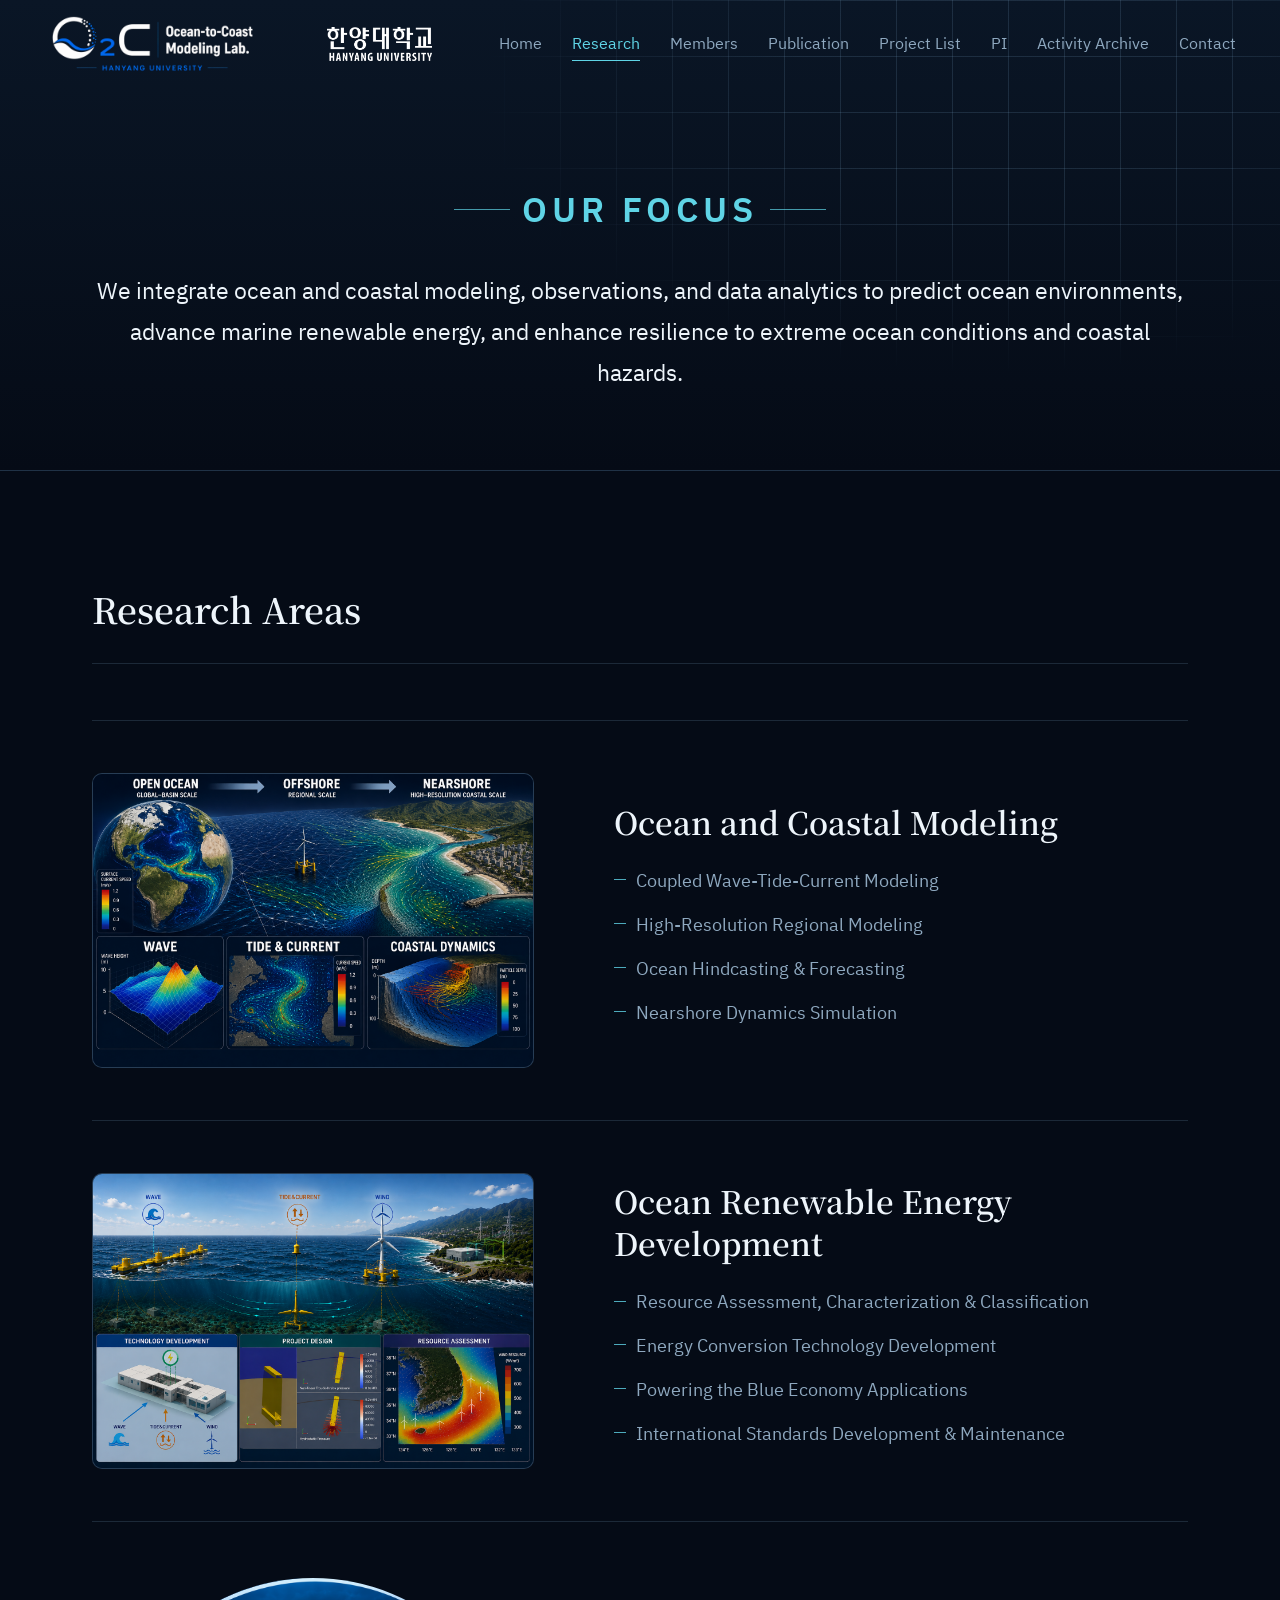
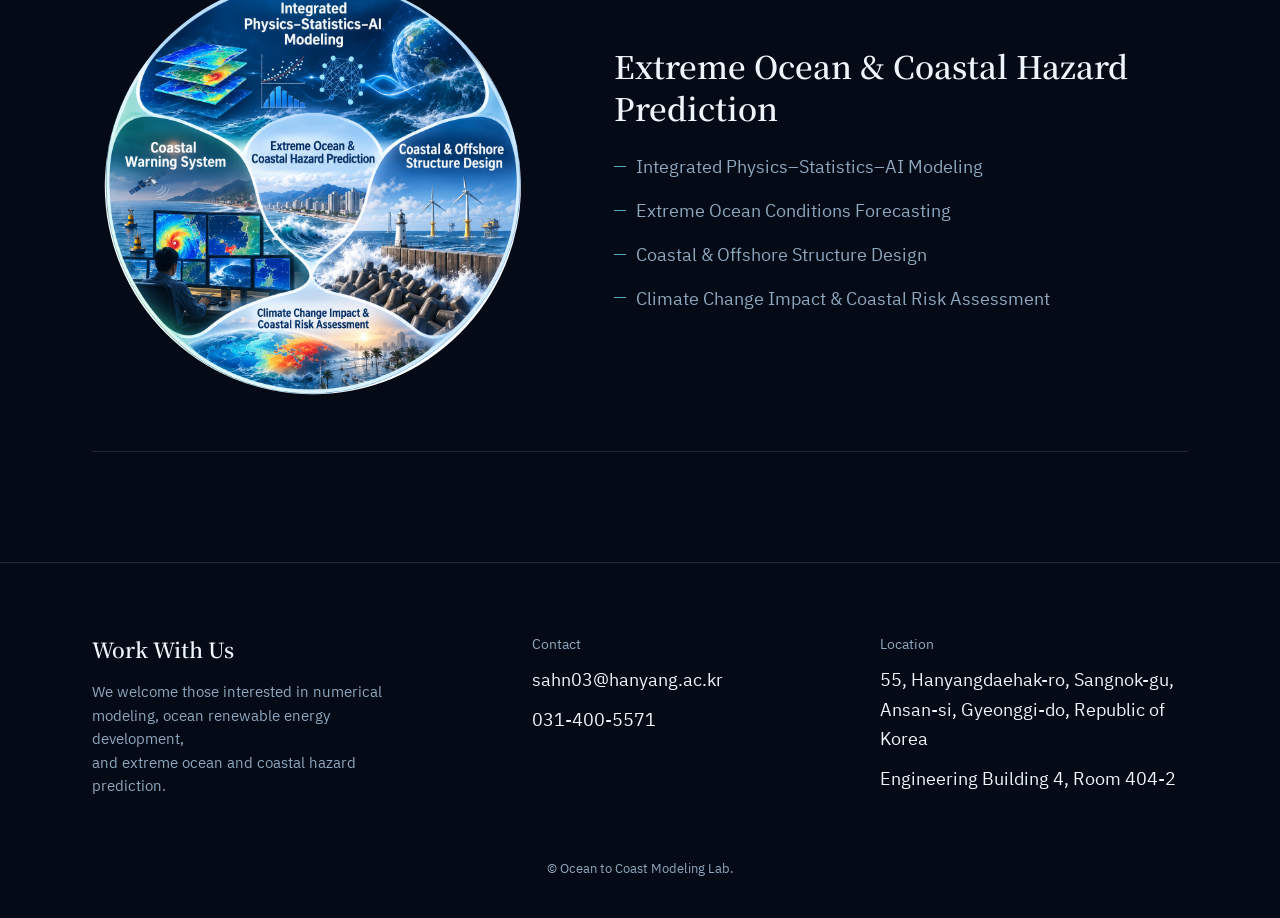
<file: research.html>
<!DOCTYPE html>
<html lang="en">
<head>
<meta charset="UTF-8">
<meta name="viewport" content="width=device-width, initial-scale=1.0">
<title>Research · Ocean-to-Coast Modeling Lab</title>
<link rel="preconnect" href="https://fonts.googleapis.com">
<link rel="preconnect" href="https://fonts.gstatic.com" crossorigin>
<link href="https://fonts.googleapis.com/css2?family=Noto+Serif+KR:wght@200;400;600;700&family=IBM+Plex+Sans+KR:wght@400;500;600&display=swap" rel="stylesheet">
<link rel="stylesheet" href="styles.css">
</head>
<body>

<header id="site-header">
  <nav class="wrap">
    <a href="index.html" class="brand"><img src="Home/LAB_UI.png" alt="Ocean-to-Coast Modeling Lab logo" class="brand-logo" width="36" height="36"></a>
    <div class="header-right">
      <button type="button" class="nav-toggle" aria-label="Menu" aria-expanded="false" aria-controls="primary-nav"><span></span><span></span><span></span></button>
      <a href="https://www.hanyang.ac.kr/home" target="_blank" rel="noopener noreferrer" class="uni-logo-link" aria-label="Hanyang University website"><img src="Home/HY_UI.png" alt="Hanyang University" class="uni-logo" width="120" height="36"></a>
    </div>
    <div class="navlinks" id="primary-nav">
      <a href="index.html">Home</a>
      <a href="research.html" class="active">Research</a>
      <a href="members.html">Members</a>
      <a href="publication.html">Publication</a>
      <a href="project-list.html">Project List</a>
      <a href="pi.html">PI</a>
      <a href="activities.html">Activity Archive</a>
      <a href="contact.html">Contact</a>
    </div>
  </nav>
</header>

<main>

  <section class="page-banner banner-center">
    <div class="wrap">
      <div class="eyebrow-line"><span class="dash"></span>Our Focus</div>
      <p>We integrate ocean and coastal modeling, observations, and data analytics to predict ocean environments,<br>
        advance marine renewable energy, and enhance resilience to extreme ocean conditions and coastal hazards.</p>
    </div>
  </section>

  <section>
    <div class="wrap">
      <div class="section-head">
        <h2>Research Areas</h2>
      </div>

      <div class="area-row">
        <img class="photo" src="research/focus.png" alt="Coupled wave-circulation modeling" onerror="this.remove()">
        <div class="content">
          <h3>Ocean and Coastal Modeling</h3>
          <ul class="lines">
            <li>Coupled Wave-Tide-Current Modeling</li>
            <li>High-Resolution Regional Modeling</li>
            <li>Ocean Hindcasting &amp; Forecasting</li>
            <li>Nearshore Dynamics Simulation</li>
          </ul>
          <!-- <span class="tag">ADCIRC · SWAN · fort.15 / fort.26</span> -->
        </div>
      </div>

      <div class="area-row">
        <img class="photo" src="research/focus2.png" alt="Satellite-buoy data fusion analysis" onerror="this.remove()">
        <div class="content">
          <h3>Ocean Renewable Energy Development</h3>
          <ul class="lines">
            <li>Resource Assessment, Characterization &amp; Classification</li>
            <li>Energy Conversion Technology Development</li>
            <li>Powering the Blue Economy Applications</li>
            <li>International Standards Development &amp; Maintenance</li>
          </ul>
        </div>
      </div>

      <div class="area-row">
        <img class="photo cutout" src="research/focus3.png" alt="Integrated physics-statistics-AI modeling linking coastal warning systems, hazard prediction, structure design, and climate risk assessment" onerror="this.remove()">
        <div class="content">
          <h3>Extreme Ocean &amp; Coastal Hazard Prediction</h3>
          <ul class="lines">
            <li>Integrated Physics–Statistics–AI Modeling</li>
            <li>Extreme Ocean Conditions Forecasting</li>
            <li>Coastal &amp; Offshore Structure Design</li>
            <li>Climate Change Impact &amp; Coastal Risk Assessment</li>
          </ul>
        </div>
      </div>

    </div>
  </section>

</main>

<footer id="contact">
  <div class="wrap">
    <div class="footer-grid">
      <div>
        <h4>Work With Us</h4>
        <p>We welcome those interested in numerical modeling, ocean renewable energy development,<br>and extreme ocean and coastal hazard prediction.</p>
      </div>
      <div class="footer-col">
        <div class="label">Contact</div>
        <div class="val">sahn03@hanyang.ac.kr</div>
        <div class="val">031-400-5571</div>
      </div>
      <div class="footer-col">
        <div class="label">Location</div>
        <div class="val">55, Hanyangdaehak-ro, Sangnok-gu, Ansan-si, Gyeonggi-do, Republic of Korea</div>
        <div class="val">Engineering Building 4, Room 404-2</div>
      </div>
    </div>
    <div class="footer-bottom">
      <span>© Ocean to Coast Modeling Lab.</span>
    </div>
  </div>
</footer>

<script src="nav.js"></script>
</body>
</html>
</file>
<file: styles.css>
/* ==================== SHARED STYLES — Coastal & Ocean Dynamics Lab ==================== */

:root{
  --navy-950:#050b16;
  --navy-900:#0a1626;
  --navy-800:#122238;
  --navy-700:#1c3450;
  --teal-400:#2f9fe0;
  --teal-300:#5fd4e6;
  --sand-300:#e2b478;
  --slate-300:#6f9bd4;
  --fg:#eef5fb;
  --fg-dim:#8ea8bf;
  --line:rgba(148,196,235,0.16);
  --hero-fg:#f4fafc;
  --hero-fg-dim:#dceaf0;
  --hero-teal:#7fe6d8;
  --serif: 'Noto Serif KR', serif;
  --sans: 'IBM Plex Sans KR', sans-serif;
}

*{box-sizing:border-box; margin:0; padding:0;}
html{scroll-behavior:smooth;}
body{
  background:var(--navy-950);
  color:var(--fg);
  font-family:var(--sans);
  line-height:1.6;
  -webkit-font-smoothing:antialiased;
}
img{max-width:100%; display:block;}
a{color:inherit; text-decoration:none;}

.wrap{
  max-width:1160px;
  margin:0 auto;
  padding:0 32px;
}

/* ---------- NAV ---------- */
header{
  position:fixed;
  top:0; left:0; right:0;
  z-index:50;
  padding:16px 0;
  transition:background .3s ease, padding .3s ease, border-color .3s ease;
  border-bottom:1px solid transparent;
  background:transparent;
}
header.scrolled{
  background:rgba(6,13,24,0.92);
  backdrop-filter:blur(10px);
  padding:12px 0;
  border-bottom:1px solid var(--line);
}
nav.wrap{
  position:relative;
  max-width:none;
  width:100%;
  min-height:44px;
  padding-left:44px;
  padding-right:44px;
  display:flex;
  align-items:center;
  justify-content:space-between;
  flex-wrap:wrap;
  row-gap:10px;
  column-gap:20px;
}
/* 우측 헤더 묶음: 한양대 로고 + 언어 전환 */
.header-right{
  display:flex;
  flex-direction:column;
  align-items:flex-end;
  gap:7px;
}
.lang-switch{
  display:flex;
  align-items:center;
  gap:9px;
  font-size:0.8rem;
  letter-spacing:0.1em;
}
.lang-btn{
  background:none;
  border:0;
  padding:0;
  cursor:pointer;
  font:inherit;
  letter-spacing:inherit;
  color:var(--fg-dim);
  transition:color .2s ease;
}
.lang-btn:hover{color:var(--fg);}
.lang-btn[aria-pressed="true"]{color:var(--teal-300);}
.lang-sep{width:1px; height:11px; background:var(--line); opacity:0.9;}

/* 언어별 표시 전환 */
html[data-lang="ko"] .en-only{display:none !important;}
html[data-lang="en"] .ko-only{display:none !important;}

.uni-logo-link{
  display:block;
  transition:opacity .2s ease;
}
.uni-logo-link:hover{opacity:0.8;}
.uni-logo{
  height:34px;
  width:auto;
  display:block;
  transition:height .3s ease;
}
header.scrolled .uni-logo{height:28px;}
.brand{
  display:flex;
  align-items:center;
  gap:12px;
  white-space:nowrap;
}
.brand-logo{
  height:56px;
  width:auto;
  display:block;
  transition:height .3s ease;
}
header.scrolled .brand-logo{height:46px;}
.brand-text{
  font-family:var(--serif);
  font-size:1.3rem;
  font-weight:600;
  letter-spacing:0.02em;
  display:flex;
  align-items:baseline;
  gap:8px;
}
.brand small{
  font-family:var(--sans);
  font-weight:400;
  font-size:0.86rem;
  color:var(--fg-dim);
  letter-spacing:0.02em;
}
/* 햄버거 버튼 (좁은 화면에서만 표시) */
.nav-toggle{
  display:none;
  background:none;
  border:0;
  padding:6px 4px;
  cursor:pointer;
  line-height:0;
}
.nav-toggle span{
  display:block;
  width:26px;
  height:2px;
  background:var(--fg);
  border-radius:2px;
  transition:transform .25s ease, opacity .2s ease;
}
.nav-toggle span + span{margin-top:6px;}
header.nav-open .nav-toggle span:nth-child(1){transform:translateY(8px) rotate(45deg);}
header.nav-open .nav-toggle span:nth-child(2){opacity:0;}
header.nav-open .nav-toggle span:nth-child(3){transform:translateY(-8px) rotate(-45deg);}

.navlinks{
  display:flex;
  gap:30px;
  font-size:1rem;
  color:var(--fg-dim);
  max-width:100%;
  overflow-x:auto;
  scrollbar-width:none;
}
.navlinks::-webkit-scrollbar{display:none;}
.navlinks a{position:relative; padding:4px 0; white-space:nowrap; transition:color .2s ease;}
.navlinks a:hover{color:var(--teal-300);}
.navlinks a.active{color:var(--teal-300);}
.navlinks a::after{
  content:"";
  position:absolute; left:0; bottom:0;
  width:0%; height:1px;
  background:var(--teal-300);
  transition:width .25s ease;
}
.navlinks a:hover::after{width:100%;}
.navlinks a.active::after{width:100%;}

/* True page-centered layout only once there's guaranteed room for logo + brand + full nav without collision */
@media (min-width:1400px){
  nav.wrap{
    display:block;
    height:44px;
  }
  .header-right{
    position:absolute;
    right:44px;
    top:50%;
    transform:translateY(-50%);
  }
  .brand{
    position:absolute;
    left:44px;
    top:50%;
    transform:translateY(-50%);
  }
  .navlinks{
    position:absolute;
    left:50%;
    top:50%;
    transform:translate(-50%, -50%);
    max-width:calc(100vw - 420px);
  }
}
@media (max-width:640px){
  .navlinks{gap:18px; font-size:0.88rem;}
}

/* ---------- HERO (home only) ---------- */
.hero{
  position:relative;
  /* 확대해도 내용이 겹치거나 잘리지 않도록 높이는 최소값으로 둔다 */
  min-height:85vh;
  overflow:hidden;
  display:flex;
  flex-direction:column;
  justify-content:center;
  padding:calc(var(--header-h, 76px) + clamp(16px, 3vw, 40px)) 0 clamp(26px, 5vw, 64px);
  background:var(--navy-95);
}
.hero-video{
  position:absolute;
  inset:0;
  overflow:hidden;
}
.hero-video canvas{
  position:absolute;
  inset:0;
  width:100%;
  height:100%;
  display:block;
  pointer-events:none;
}
.hero-fade{
  position:absolute;
  left:0; right:0; bottom:0;
  height:24%;
  background:linear-gradient(180deg, transparent, var(--navy-950) 94%);
  pointer-events:none;
}
.hero-logo{
  position:absolute;
  z-index:2;
  /* 헤더(브랜드 문구) 아래에서 시작하도록 — 모바일에서 헤더와 겹치던 문제 방지 */
  top:max(clamp(54px, 6.5vw, 76px), var(--header-h, 77px));
  left:clamp(16px, 4vw, 56px);
  height:clamp(44px, 7vw, 84px);
  width:auto;
  filter:drop-shadow(0 2px 18px rgba(0,0,0,0.55));
}
.hero-inner{
  position:relative;
  z-index:2;
  width:100%;
  max-width:none;
  /* 제목을 화면 중앙보다 조금 아래로 — 위의 연구실 로고(높이 최대 7vw)보다 항상 아래에서 시작 */
  margin-top:clamp(44px, 7vw, 104px);
  padding-right:clamp(16px, 4vw, 56px);
  color:var(--hero-fg);
  display:flex;
  flex-direction:column;
  align-items:flex-end;
  text-align:left;
}
.eyebrow-line{
  display:flex;
  align-items:center;
  gap:12px;
  color:var(--teal-300);
  font-size:1rem;
  letter-spacing:0.04em;
  margin-bottom:22px;
}
.eyebrow-line .dash{width:34px; height:1px; background:var(--teal-300); opacity:0.7;}
.hero-inner .eyebrow-line{color:#ffffff; font-weight:700; text-shadow:0 2px 14px rgba(0,0,0,0.45); font-size:clamp(0.92rem, 1.7vw, 1.35rem); margin-bottom:clamp(12px, 2vw, 22px);}
.hero-inner .eyebrow-line .dash{background:var(--hero-teal);}
h1.hero-title{
  /* 히어로 제목만 별도 폰트 (index.html 에서 Outfit·Inter 를 함께 로드) */
  font-family:'Playfair Display', var(--sans);
  font-weight:500;
  /* 화면 폭에 비례해 커지고 줄어든다 — 가장 긴 줄도 화면 폭의 약 70% 안에 들어가 넘치지 않음 (항상 세 줄 유지) */
  font-size:clamp(1.4rem, 7.6vw, 6.2rem);
  line-height:1.22;
  max-width:none;
  white-space:nowrap;
  letter-spacing:-0.01em;
  color:var(--hero-fg);
  text-shadow:0 4px 24px rgba(0,0,0,0.4);
}
.hero-sub{
  margin-top:clamp(14px, 2.4vw, 28px);
  max-width:56ch;
  font-size:clamp(0.95rem, 1.5vw, 1.28rem);
  color:var(--hero-fg-dim);
  text-shadow:0 2px 16px rgba(0,0,0,0.4);
}
.hero-meta{
  display:flex;
  gap:clamp(20px, 3.5vw, 40px);
  margin-top:clamp(26px, 4.5vw, 52px);
  flex-wrap:wrap;
}
.hero-meta div{border-left:1px solid rgba(255,255,255,0.3); padding-left:16px;}
.hero-meta .num{font-family:var(--serif); font-size:clamp(1.4rem, 2.7vw, 2.1rem); color:var(--hero-teal); display:block; text-shadow:0 2px 14px rgba(0,0,0,0.4);}
.hero-meta .lbl{font-size:clamp(0.82rem, 1.2vw, 1rem); color:var(--hero-fg-dim); margin-top:2px; display:block; text-shadow:0 2px 14px rgba(0,0,0,0.4);}


/* ---------- WORK WITH US (히어로 격자 위에 겹쳐 표시) ---------- */
/* 제목과 같은 흐름에 두어 어떤 확대 배율에서도 겹치지 않게 한다 */
.hero .work-with-us{
  position:relative;
  z-index:2;
  align-self:flex-start;
  margin-top:clamp(26px, 5vw, 64px);
  padding-left:clamp(16px, 4vw, 56px);
  padding-right:clamp(16px, 4vw, 56px);
  /* 강제 줄바꿈(<br>) 지점 앞에서 다시 접히지 않도록 넉넉한 폭 */
  max-width:min(96ch, 100%);
  text-align:left;
}
.hero .work-with-us .eyebrow-line{
  justify-content:flex-start;
  color:var(--hero-teal);
  font-weight:700;
  font-size:clamp(1rem, 1.6vw, 1.28rem);
  letter-spacing:0.16em;
  text-transform:uppercase;
  margin-bottom:clamp(12px, 1.8vw, 18px);
  text-shadow:0 2px 14px rgba(0,0,0,0.5);
}
.hero .work-with-us .eyebrow-line .dash{background:var(--hero-teal);}
.hero .work-with-us .lead{
  font-family:var(--serif);
  font-size:clamp(1.12rem, 1.85vw, 1.62rem);
  font-weight:600;
  line-height:1.55;
  color:var(--hero-fg);
  text-shadow:0 2px 18px rgba(0,0,0,0.55);
}
.hero .work-with-us .sub{
  margin-top:clamp(10px, 1.4vw, 16px);
  color:var(--hero-fg-dim);
  font-size:clamp(0.94rem, 1.25vw, 1.16rem);
  line-height:1.7;
  text-shadow:0 2px 16px rgba(0,0,0,0.55);
}

/* ---------- PAGE BANNER (sub-pages) ---------- */
.page-banner{
  position:relative;
  /* --header-h 는 nav.js가 헤더 실제 높이로 갱신한다 (메뉴가 접히면 높아짐) */
  padding:calc(var(--header-h, 76px) + 92px) 0 76px;
  overflow:hidden;
  background:linear-gradient(180deg, var(--navy-900) 0%, var(--navy-950) 100%);
  border-bottom:1px solid var(--line);
}
.page-banner::before{
  content:"";
  position:absolute;
  inset:0;
  background-image:
    linear-gradient(var(--line) 1px, transparent 1px),
    linear-gradient(90deg, var(--line) 1px, transparent 1px);
  background-size:56px 56px;
  -webkit-mask-image:radial-gradient(ellipse 700px 380px at 78% 20%, #000 30%, transparent 75%);
  mask-image:radial-gradient(ellipse 700px 380px at 78% 20%, #000 30%, transparent 75%);
  opacity:0.9;
}
.page-banner .wrap{position:relative;}
.page-banner h1{
  font-family:var(--serif);
  font-weight:600;
  font-size:clamp(2rem, 3.6vw, 2.9rem);
  max-width:none;
  white-space:nowrap;
  letter-spacing:-0.01em;
}
.page-banner p{
  margin-top:22px;
  max-width:none;
  white-space:nowrap;
  color:var(--fg-dim);
  font-size:1.12rem;
}
@media (max-width:760px){
  .page-banner h1, .page-banner p{white-space:normal; max-width:52ch;}
}

/* 가운데 정렬 배너 변형 (Research) */
.page-banner.banner-center .wrap{
  display:flex;
  flex-direction:column;
  align-items:center;
  text-align:center;
}
.page-banner.banner-center .eyebrow-line{
  justify-content:center;
  /* 섹션 제목(.section-head h2)과 같은 크기 */
  font-size:clamp(1.6rem, 3vw, 2.2rem);
  font-weight:600;
  letter-spacing:0.14em;
  text-transform:uppercase;
  margin-bottom:34px;
}
.page-banner.banner-center .eyebrow-line .dash,
.page-banner.banner-center .eyebrow-line::after{
  width:56px;
}
.page-banner.banner-center .eyebrow-line::after{
  content:"";
  height:1px;
  background:var(--teal-300);
  opacity:0.7;
}
/* 이름만 있는 배너(Members 등)는 아래 여백 제거 */
.page-banner.banner-center .eyebrow-line:last-child{margin-bottom:0;}
.page-banner.banner-center p{
  margin-top:0;
  white-space:normal;
  font-size:1.42rem;
  line-height:1.8;
  color:var(--fg);
}

/* ---------- 연구 범위 이미지 (Research) ---------- */
.focus-figure{padding:72px 0 0;}
.focus-figure figure{margin:0;}
.focus-figure img{
  display:block;
  width:100%;
  height:auto;
  border-radius:14px;
  border:1px solid var(--line);
  box-shadow:0 26px 60px rgba(0,0,0,0.5);
}
.focus-figure figcaption{
  margin-top:20px;
  text-align:center;
  color:var(--fg-dim);
  font-size:1rem;
  letter-spacing:0.01em;
}

/* ---------- SECTION SHARED ---------- */
section{padding:110px 0;}
.section-head{
  display:flex;
  justify-content:space-between;
  align-items:flex-end;
  gap:40px;
  margin-bottom:56px;
  border-bottom:1px solid var(--line);
  padding-bottom:26px;
}
.section-head h2{
  font-family:var(--serif);
  font-weight:600;
  font-size:clamp(1.6rem, 3vw, 2.2rem);
  white-space:nowrap;
  flex-shrink:0;
}
.section-head p{max-width:none; white-space:nowrap; color:var(--fg-dim); font-size:0.95rem; text-align:right;}
@media (max-width:720px){
  .section-head{flex-direction:column; align-items:flex-start;}
  .section-head p{text-align:left; white-space:normal; max-width:40ch;}
}

/* ---------- AREA ROW (Research: 그림 하나 + 설명, 연도 없음) ---------- */
.area-row{
  display:grid;
  grid-template-columns:minmax(0, 1fr) minmax(0, 1.3fr);
  gap:80px;
  padding:52px 0;
  border-top:1px solid var(--line);
  align-items:center;
}
.area-row:last-child{border-bottom:1px solid var(--line);}
/* 사진이 아직 없는 항목은 설명이 전체 폭을 쓰도록 */
.area-row:not(:has(.photo)){grid-template-columns:1fr; gap:0;}
/* 원본 비율 그대로 — 잘리지 않게 */
.area-row .photo{
  width:100%;
  height:auto;
  object-fit:contain;
  border-radius:10px;
  border:1px solid var(--line);
  background:var(--navy-800);
}
/* 흰 배경 위에 그려진 원형 그림 — 원만 남기고 배경을 잘라낸다 */
.area-row .photo.cutout{
  border:0;
  border-radius:0;
  background:transparent;
  clip-path:circle(48% at 50% 50%);
}
.area-row .content h3{
  font-family:var(--serif);
  font-size:1.95rem;
  font-weight:600;
  line-height:1.35;
  margin-bottom:22px;
}
.area-row .lines{list-style:none;}
.area-row .lines li{
  position:relative;
  padding-left:22px;
  margin-bottom:12px;
  color:var(--fg-dim);
  font-size:1.14rem;
  line-height:1.75;
}
.area-row .lines li::before{
  content:"";
  position:absolute;
  left:0; top:0.78em;
  width:12px; height:1px;
  background:var(--teal-300);
  opacity:0.8;
}
.area-row .tag{
  display:inline-block;
  margin-top:14px;
  font-size:0.92rem;
  letter-spacing:0.04em;
  color:var(--teal-300);
}
@media (max-width:820px){
  .area-row{grid-template-columns:1fr; gap:24px; padding:38px 0;}
  .area-row .photo{max-width:460px;}
}

/* ---------- ENTRY ROW (timeline: year / photo / dashed lines) — used by Research & Project List ---------- */
.entry-row{
  display:grid;
  grid-template-columns:64px 1fr 2fr;
  gap:28px;
  padding:40px 0;
  border-top:1px solid var(--line);
  align-items:start;
}
.entry-row:last-child{border-bottom:1px solid var(--line);}
.entry-row .year{
  font-family:var(--serif);
  font-size:1.3rem;
  font-weight:600;
  color:var(--teal-300);
  padding-top:4px;
}
.entry-row .photo{
  width:100%;
  aspect-ratio:4 / 3;
  object-fit:cover;
  border-radius:4px;
  background:var(--navy-800);
  border:1px solid var(--line);
}
.entry-row .content h3{
  font-family:var(--serif);
  font-size:1.2rem;
  font-weight:600;
  margin-bottom:16px;
}
.entry-row .content .status{
  display:inline-block;
  font-size:0.72rem;
  color:var(--teal-300);
  border:1px solid var(--teal-400);
  border-radius:999px;
  padding:3px 12px;
  margin-bottom:14px;
}
.entry-row .content .status.done{color:var(--fg-dim); border-color:var(--line);}
.entry-row .content .lines{list-style:none;}
.entry-row .content .lines li{
  position:relative;
  padding-left:24px;
  color:var(--fg-dim);
  font-size:0.92rem;
  line-height:1.65;
  margin-bottom:10px;
  white-space:nowrap;
  overflow:hidden;
  text-overflow:ellipsis;
}
.entry-row .content .lines li:last-child{margin-bottom:0;}
.entry-row .content .lines li::before{
  content:"—";
  position:absolute;
  left:0;
  color:var(--teal-300);
}
.entry-row .content .tag{
  display:block;
  margin-top:16px;
  font-size:0.78rem;
  color:var(--fg-dim);
}
@media (max-width:760px){
  .entry-row{grid-template-columns:64px 1fr; row-gap:16px;}
  .entry-row .photo{grid-column:2; grid-row:1;}
  .entry-row .year{grid-row:1;}
  .entry-row .content{grid-column:1 / -1;}
  .entry-row .content .lines li{white-space:normal; overflow:visible; text-overflow:clip;}
}

/* ---------- MEMBERS: professor feature ---------- */
.professor{
  display:grid;
  grid-template-columns:200px 1fr;
  gap:40px;
  align-items:center;
  padding-bottom:52px;
  margin-bottom:52px;
  border-bottom:1px solid var(--line);
}
.professor-photo{
  width:200px;
  aspect-ratio:3 / 4;
  border-radius:4px;
  overflow:hidden;
  background:var(--navy-800);
  border:1px solid var(--line);
  display:flex; align-items:center; justify-content:center;
  font-family:var(--serif);
  font-size:2.4rem;
  color:var(--fg-dim);
}
.professor-photo img{width:100%; height:100%; object-fit:cover; display:block;}
.professor-tag{font-size:0.8rem; color:var(--teal-300); letter-spacing:0.03em; margin-bottom:10px;}
.professor h3{font-family:var(--serif); font-weight:700; font-size:clamp(1.8rem, 3.4vw, 2.6rem); margin-bottom:16px;}
.professor .interests{color:var(--fg-dim); font-size:1rem; max-width:56ch; margin-bottom:20px;}
.professor .interests strong{color:var(--fg); font-weight:600;}
.professor .contact{display:flex; gap:32px; font-size:0.92rem; color:var(--fg-dim); flex-wrap:wrap;}
.professor .contact strong{color:var(--fg); font-weight:600;}
@media (max-width:640px){
  .professor{grid-template-columns:1fr; text-align:left;}
  .professor-photo{width:140px;}
}

/* ---------- MEMBERS: grid cards ---------- */
.member-group-label{
  font-family:var(--serif); font-weight:600; font-size:1.5rem; color:var(--teal-300);
  padding-bottom:16px; border-bottom:1px solid var(--line); margin-bottom:36px;
}
.researcher-row{
  display:grid;
  grid-template-columns:150px 1fr;
  gap:32px;
  padding:28px 0;
  border-top:1px solid var(--line);
  align-items:center;
}
.researcher-row:last-child{border-bottom:1px solid var(--line);}
.researcher-row .photos{display:flex; gap:4px;}
.researcher-row .photos img{
  flex:1; aspect-ratio:3 / 4; object-fit:cover;
  border-radius:3px; background:var(--navy-800); border:1px solid var(--line);
}
.researcher-row .info-row{
  display:flex;
  align-items:baseline;
  gap:18px;
  flex-wrap:wrap;
  margin-bottom:8px;
}
.researcher-row .info-row h4{font-family:var(--serif); font-size:1.15rem; font-weight:600;}
.researcher-row .degree{font-size:0.78rem; color:var(--fg-dim); white-space:nowrap;}
.researcher-row .interests{font-size:0.92rem; color:var(--fg-dim); margin-bottom:10px;}
.researcher-row .interests strong{color:var(--fg); font-weight:600;}
.researcher-row .contact{font-size:0.82rem; color:var(--fg-dim); display:flex; gap:24px; flex-wrap:wrap;}
.researcher-row .contact strong{color:var(--fg); font-weight:600;}
@media (max-width:640px){
  .researcher-row{grid-template-columns:1fr; gap:14px;}
  .researcher-row .photos{max-width:220px;}
}
.member-group{margin-bottom:64px;}
.member-group:last-child{margin-bottom:0;}
/* 카드 그리드 대신 가로형 명단(roster) 배치 */
.member-grid{display:flex; flex-direction:column;}
.member-card{
  display:grid;
  grid-template-columns:300px 1fr;
  grid-auto-rows:min-content;
  column-gap:46px;
  padding:44px 0;
  border-top:1px solid var(--line);
  align-items:start;
}
.member-card:last-child{border-bottom:1px solid var(--line);}
/* 사진이 없는 구성원은 텍스트가 전체 폭을 쓰도록 */
.member-card:not(:has(.photos img)){grid-template-columns:1fr; column-gap:0;}
.member-card:not(:has(.photos img)) .photos{display:none;}
.member-card:not(:has(.photos img)) .name-row,
.member-card:not(:has(.photos img)) .interests,
.member-card:not(:has(.photos img)) .contact{grid-column:1;}

/* 증명사진 + 스냅사진을 나란히 */
/* 사진이 한 장이면 열 가운데 정렬(두 장이면 폭이 꽉 차 영향 없음) */
.member-card .photos{grid-column:1; grid-row:1 / span 3; display:flex; justify-content:center; gap:5px; margin:0; width:100%;}
/* 사진이 한 장뿐일 때도 두 장일 때와 같은 크기를 유지 */
.member-card .photos img{
  flex:0 1 calc(50% - 2.5px); max-width:calc(50% - 2.5px); min-width:0;
  display:block; aspect-ratio:3 / 4; object-fit:cover;
  border-radius:3px; background:var(--navy-800); border:1px solid var(--line);
}
.member-card .name-row,
.member-card .interests,
.member-card .contact{grid-column:2;}

.member-card .name-row{display:block; margin-bottom:16px;}
.member-card .name-row h4{font-family:var(--serif); font-size:1.7rem; font-weight:600; letter-spacing:-0.01em;}
.member-card .degree{
  display:inline-block; margin-top:10px;
  font-size:0.78rem; letter-spacing:0.12em; text-transform:uppercase;
  color:var(--teal-300); border:1px solid var(--line); border-radius:999px; padding:4px 14px;
  white-space:nowrap;
}
.member-card .interests{font-size:1rem; line-height:1.7; color:var(--fg-dim); max-width:62ch; margin-bottom:20px;}
.member-card .interests strong{color:var(--fg); font-weight:600;}
.member-card .contact{
  font-size:0.92rem; line-height:1.6; color:var(--fg-dim);
  display:flex; flex-direction:row; flex-wrap:wrap; gap:10px 34px;
}
.member-card .contact strong{color:var(--fg); font-weight:600;}
@media (max-width:760px){
  .member-card{grid-template-columns:1fr; row-gap:20px; padding:34px 0;}
  .member-card .photos{grid-column:1; grid-row:auto; max-width:260px;}
  .member-card .name-row,
  .member-card .interests,
  .member-card .contact{grid-column:1;}
}

/* ---------- PI page ---------- */
.pi-layout{display:grid; grid-template-columns:300px 1fr; gap:52px;}
.pi-photo{
  position:relative;
  width:100%; aspect-ratio:3 / 4; overflow:hidden;
  background:var(--navy-950);
}
.pi-photo img{width:100%; height:100%; object-fit:cover; display:block;}
/* 사진에 입혀진 흰색 타원 비네트를 페이지 배경색으로 덮어 가장자리를 녹인다 */
.pi-photo::after{
  content:"";
  position:absolute; inset:0; pointer-events:none;
  background:radial-gradient(ellipse 52% 52% at 50% 46%,
    rgba(5,11,22,0) 76%, rgba(5,11,22,0.7) 86%, var(--navy-950) 93%);
}
.pi-body h1{font-family:var(--serif); font-weight:700; font-size:clamp(1.8rem, 3.4vw, 2.6rem); margin-bottom:6px;}
.pi-body .role{color:var(--teal-300); font-size:0.92rem; margin-bottom:28px;}
.pi-body .bio{color:var(--fg-dim); font-size:0.98rem; max-width:64ch; margin-bottom:32px;}
.pi-block{margin-bottom:32px;}
.pi-block h3{font-family:var(--serif); font-size:1.1rem; font-weight:600; margin-bottom:14px; color:var(--fg);}
.pi-block ul{list-style:none; color:var(--fg-dim); font-size:0.92rem;}
.pi-block li{padding:8px 0; border-top:1px solid var(--line);}
.pi-block li:first-child{border-top:none;}
.pi-contact{display:flex; gap:32px; font-size:0.92rem; color:var(--fg-dim); flex-wrap:wrap;}
.pi-contact strong{color:var(--fg); font-weight:600;}
@media (max-width:760px){.pi-layout{grid-template-columns:1fr;} .pi-photo{max-width:280px;}}

/* ---------- PUBLICATIONS ---------- */
.pub-year{
  font-family:var(--serif); font-weight:600; font-size:1.2rem; color:var(--teal-300);
  padding-bottom:14px; border-bottom:1px solid var(--line); margin-bottom:6px;
}
.pub-group{margin-bottom:56px;}
.pub-group:last-child{margin-bottom:0;}
.pub-entry{padding:24px 0; border-top:1px solid var(--line);}
.pub-entry .field{
  font-size:0.74rem;
  letter-spacing:0.14em;
  text-transform:uppercase;
  color:var(--teal-300);
  margin-bottom:9px;
}
.pub-entry .title{font-family:var(--serif); font-size:1.06rem; font-weight:600; line-height:1.5; margin-bottom:8px;}
.pub-entry .meta{color:var(--fg-dim); font-size:0.86rem;}
.pub-entry .tag{font-size:0.76rem; color:var(--teal-300); white-space:nowrap;}

/* ---------- ACTIVITIES LOG ---------- */
.log-group{margin-bottom:64px;}
.log-group:last-child{margin-bottom:0;}
.log-group h2{
  font-family:var(--serif); font-weight:600; font-size:1.3rem; color:var(--teal-300);
  padding-bottom:16px; border-bottom:1px solid var(--line); margin-bottom:8px;
}
.log-entry{display:grid; grid-template-columns:96px 240px 1fr; gap:24px; padding:26px 0; border-top:1px solid var(--line); align-items:start;}
.log-entry .date{font-family:var(--serif); font-size:0.92rem; color:var(--fg-dim); padding-top:4px;}
/* 원본 비율 유지 — 잘리지 않게, 세로가 길면 높이에 맞춰 축소 */
.log-entry .photo{
  width:auto; max-width:100%;
  height:auto; max-height:240px;
  object-fit:contain; display:block;
  border-radius:4px; background:var(--navy-800); border:1px solid var(--line);
}
/* 아래쪽 흰 여백(주최 표기 등)을 잘라내고 위쪽만 남긴다 */
.log-entry .photo.crop-bottom{
  width:180px;
  height:auto;
  max-height:none;
  aspect-ratio:0.9;
  object-fit:cover;
  object-position:top center;
}
.log-entry .who{display:flex; align-items:baseline; gap:10px; margin-bottom:8px; flex-wrap:wrap;}
.log-entry .who .name{font-weight:600; font-size:0.98rem;}
.log-entry .who .role{font-size:0.8rem; color:var(--fg-dim);}
.log-entry .title{font-family:var(--serif); font-size:1.08rem; font-weight:600; margin-bottom:8px;}
.log-entry .desc{color:var(--fg-dim); font-size:0.92rem; max-width:66ch;}
.log-entry .field{display:inline-block; margin-top:12px; font-size:0.74rem; color:var(--teal-300); letter-spacing:0.02em;}
@media (max-width:720px){
  .log-entry{grid-template-columns:180px 1fr; row-gap:10px;}
  .log-entry .date{grid-column:1 / -1; padding-top:0; order:-1;}
}

/* ---------- CONTACT PAGE ---------- */
.contact-layout{display:flex; flex-direction:column; gap:40px;}
.contact-map{
  position:relative;
  width:100%;
  aspect-ratio:21/9;
  border-radius:4px; overflow:hidden;
  background:var(--navy-800); border:1px solid var(--line);
  display:block;
  transition:border-color .2s ease;
}
.contact-map:hover{border-color:var(--teal-400);}
.contact-map img{
  width:100%; height:100%; object-fit:cover; display:block;
}
/* 임베드 지도 (끌어서 이동·확대 가능) */
.contact-map iframe{
  width:100%; height:100%; border:0; display:block;
}
.contact-map-links{
  display:flex;
  flex-wrap:wrap;
  gap:26px;
  margin-top:-24px;
  font-size:0.94rem;
  color:var(--teal-300);
}
.contact-map-links a{transition:color .2s ease;}
.contact-map-links a:hover{color:var(--fg);}
.contact-map-overlay{
  position:absolute; inset:0;
  display:flex; flex-direction:column; align-items:center; justify-content:center; gap:8px;
  background:rgba(15,33,48,0.4);
  color:#fff; text-align:center; padding:24px;
  opacity:0; transition:opacity .2s ease;
}
.contact-map:hover .contact-map-overlay{opacity:1;}
.contact-map-icon{font-size:1.6rem;}
.contact-map-sub{font-size:0.82rem; color:rgba(255,255,255,0.8);}
.contact-layout{gap:36px;}
/* 지도 폭에 맞춘 3열 격자 — Email·Tel이 같은 열 기준으로 정렬되고 Address는 아래 전체 폭 */
.contact-info-row{display:grid; grid-template-columns:repeat(3, 1fr); gap:30px 40px;}
.contact-info-row + .contact-info-row{margin-top:4px;}
.contact-info-row + .contact-info-row .contact-block{grid-column:1 / -1;}
@media (max-width:700px){
  .contact-info-row{grid-template-columns:1fr;}
}
.contact-block{margin-bottom:0;}
.contact-block .label{font-size:0.94rem; color:var(--teal-300); margin-bottom:10px; letter-spacing:0.08em; text-transform:uppercase;}
.contact-block .val{font-size:1.24rem; line-height:1.6;}
/* 메일·전화번호는 한 번에 눈에 들어오도록 더 크고 밝게 */
.contact-block.contact-key .val{
  font-size:1.5rem;
  font-weight:600;
  color:var(--fg);
  letter-spacing:0.01em;
}
.contact-block.contact-key .val a{transition:color .2s ease;}
.contact-block.contact-key .val a:hover{color:var(--teal-300);}
@media (max-width:760px){.contact-map{aspect-ratio:4/3;}}

/* ---------- FOOTER (full, sub-pages) ---------- */
footer{border-top:1px solid var(--line); padding:70px 0 40px;}
.footer-grid{display:grid; grid-template-columns:1.3fr 1fr 1fr; gap:40px; margin-bottom:60px;}
.footer-grid h4{font-family:var(--serif); font-size:1.3rem; font-weight:600; margin-bottom:14px;}
.footer-grid p{color:var(--fg-dim); font-size:0.92rem; max-width:34ch;}
.footer-col .label{font-size:0.88rem; color:var(--fg-dim); margin-bottom:10px;}
.footer-col .val{font-size:1.15rem;}
.footer-col .val + .val{margin-top:10px;}
.footer-bottom{display:flex; justify-content:center; text-align:center; color:var(--fg-dim); font-size:0.8rem; flex-wrap:wrap; gap:10px;}
@media (max-width:760px){.footer-grid{grid-template-columns:1fr;}}

/* ---------- FOOTER (minimal, home only) ---------- */
footer.minimal{padding:44px 0;}
.footer-minimal{
  display:flex; justify-content:center; text-align:center; align-items:baseline; flex-wrap:wrap; gap:16px;
  color:var(--fg-dim); font-size:0.96rem;
}
/* 홈처럼 좌우로 나뉘는 간략 푸터 */
.footer-minimal.spread{justify-content:space-between; text-align:left;}
.footer-minimal strong{color:var(--fg); font-weight:600;}
.footer-minimal .addr{display:flex; gap:28px; flex-wrap:wrap;}

@media (prefers-reduced-motion: reduce){
  html{scroll-behavior:auto;}
}

/* ---------- 화면 폭에 따른 축소 (겹침·가로 스크롤 방지) ---------- */
/* 어떤 화면에서도 가로 스크롤이 생기지 않게 */
html, body{max-width:100%; overflow-x:hidden;}

@media (max-width:1024px){
  nav.wrap{padding-left:24px; padding-right:24px;}
  .wrap{padding:0 24px;}
  section{padding:84px 0;}
  .page-banner{padding:calc(var(--header-h, 76px) + 56px) 0 62px;}
  /* 메뉴를 햄버거 버튼 + 펼침 패널로 전환 */
  .nav-toggle{display:block;}
  .header-right{flex-direction:row; align-items:center; gap:18px;}
  .navlinks{
    position:absolute;
    top:100%; left:0; right:0;
    display:none;
    flex-direction:column;
    align-items:stretch;
    gap:0;
    margin-top:12px;
    padding:6px 24px 14px;
    background:rgba(6,13,24,0.97);
    backdrop-filter:blur(10px);
    border-top:1px solid var(--line);
    border-bottom:1px solid var(--line);
    overflow-x:visible;
    font-size:1rem;
  }
  header.nav-open .navlinks{display:flex;}
  .navlinks a{padding:13px 0; border-bottom:1px solid var(--line);}
  .navlinks a:last-child{border-bottom:0;}
  .navlinks a::after{display:none;}
}

@media (max-width:768px){
  nav.wrap{padding-left:16px; padding-right:16px; column-gap:14px;}
  .wrap{padding:0 18px;}
  section{padding:64px 0;}
  .page-banner{padding:calc(var(--header-h, 76px) + 42px) 0 52px;}

  /* 로고가 메뉴를 밀어내지 않도록 축소 */
  .brand-logo{height:40px;}
  header.scrolled .brand-logo{height:34px;}
  .uni-logo{height:26px;}
  header.scrolled .uni-logo{height:22px;}
  .brand-text{font-size:1rem;}

  /* 한 줄 고정 텍스트는 접히도록 해제 */
  h1.hero-title{white-space:normal;}
  .section-head h2{white-space:normal;}

  .page-banner.banner-center .eyebrow-line{font-size:1.06rem; letter-spacing:0.1em; margin-bottom:22px;}
  .page-banner.banner-center p{font-size:1.02rem; line-height:1.7;}
  .focus-figure{padding-top:48px;}
}

@media (max-width:480px){
  nav.wrap{padding-left:12px; padding-right:12px; column-gap:10px;}
  .wrap{padding:0 14px;}
  section{padding:52px 0;}
  .page-banner{padding:calc(var(--header-h, 76px) + 34px) 0 44px;}

  .brand-logo{height:32px;}
  header.scrolled .brand-logo{height:28px;}
  .uni-logo{height:22px;}
  header.scrolled .uni-logo{height:20px;}
  /* 좁은 폰에서도 브랜드 문구·메뉴 버튼·학교 로고가 한 줄에 들어가도록 */
  .brand-text{font-size:clamp(0.78rem, 3.6vw, 1rem);}
  .header-right{gap:12px;}

  .navlinks{gap:14px; font-size:0.82rem;}
  .page-banner.banner-center .eyebrow-line{font-size:0.96rem;}
  .page-banner.banner-center .eyebrow-line .dash,
  .page-banner.banner-center .eyebrow-line::after{width:22px;}
  .member-card .name-row h4{font-size:1.4rem;}
  .pub-entry .title{font-size:1rem;}
}
</file>
